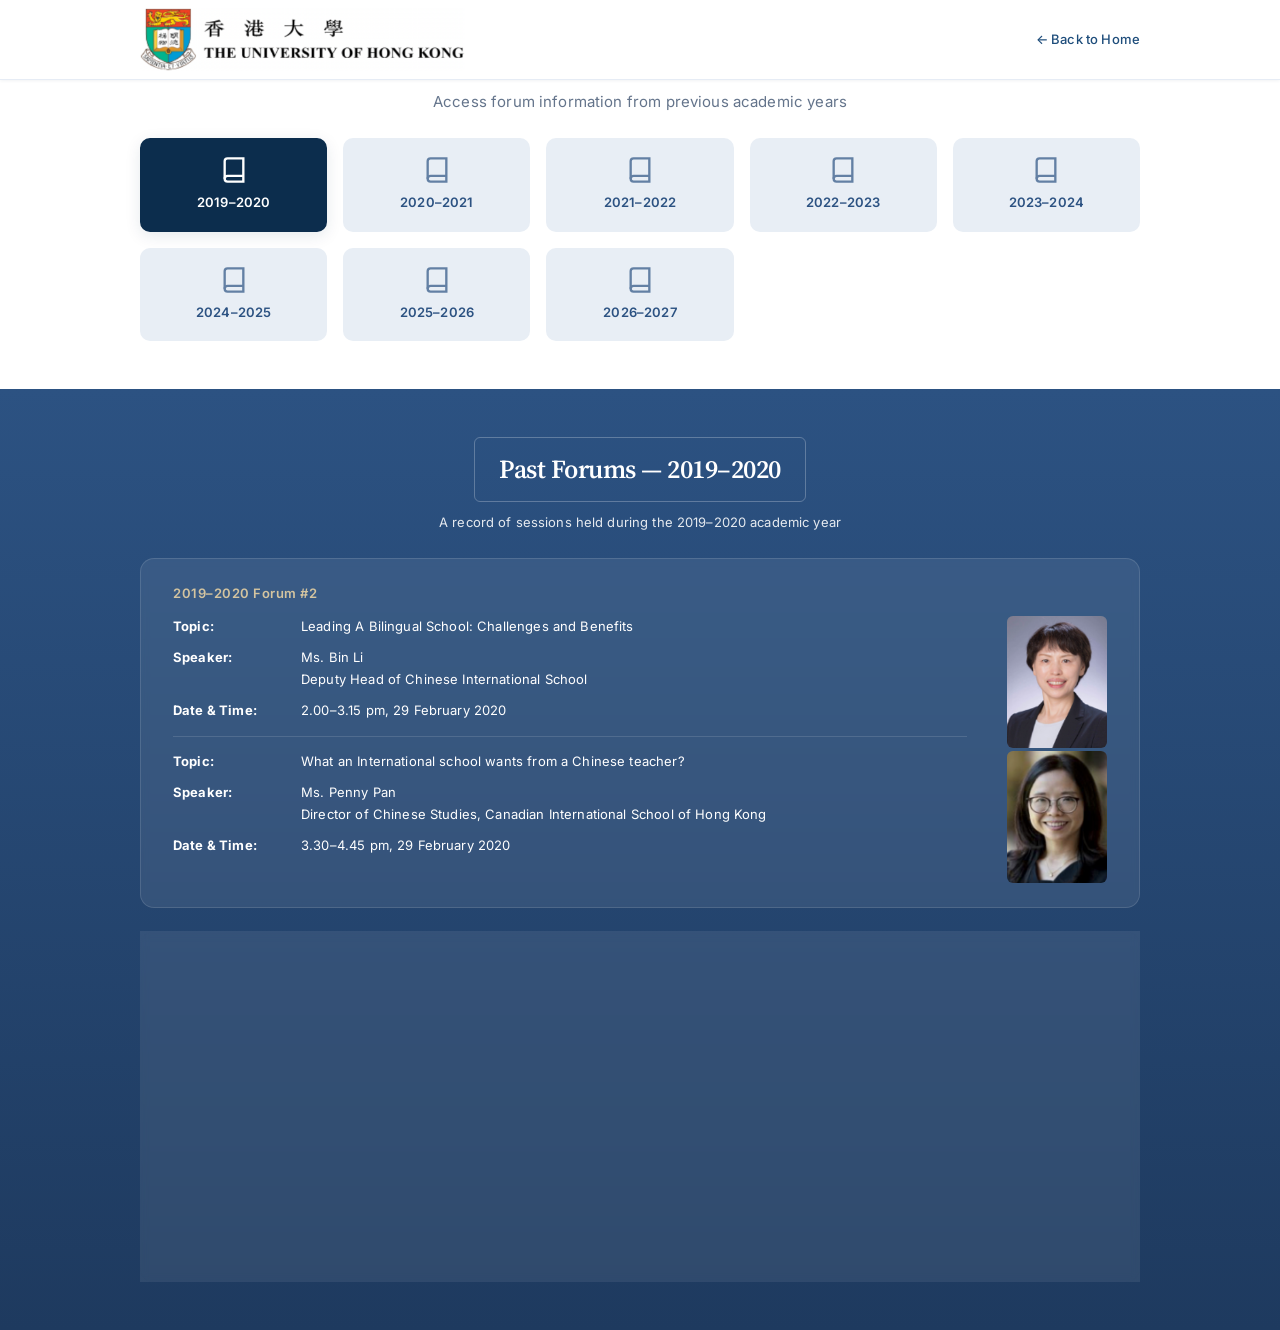
<file: years/2019-2020.html>
<!DOCTYPE html>
<html lang="en">
<head>
  <meta charset="UTF-8">
  <meta name="viewport" content="width=device-width, initial-scale=1.0">
  <title>2019–2020 Forums | HKU IB Chinese Language Teaching Professional Forum</title>
  <link rel="preconnect" href="https://fonts.googleapis.com">
  <link rel="preconnect" href="https://fonts.gstatic.com" crossorigin>
  <link href="https://fonts.googleapis.com/css2?family=Inter:wght@400;500;600&family=Source+Serif+4:opsz,wght@8..60,500;8..60,600;8..60,700&display=swap" rel="stylesheet">
  <link rel="stylesheet" href="../style.css?v=20260704v">
</head>
<body data-year-page="2019-2020">
  <header class="site-header site-header--solid">
    <nav class="nav">
      <a href="../index.html" class="nav__brand">
        <img src="../images/hku-logo.png" alt="The University of Hong Kong" class="nav__logo">
      </a>
      <a href="../index.html" class="nav__back-home">← Back to Home</a>
    </nav>
  </header>

  <main>
    <section class="archive archive--subpage" id="year-archive-nav" aria-label="Forum years"></section>
    <section class="forums forums--subpage">
      <div class="container">
        <div class="forums__header">
          <h1 class="forums__title">Past Forums — 2019–2020</h1>
          <p class="forums__subtitle">A record of sessions held during the 2019–2020 academic year</p>
        </div>
        <div class="forums__list">
          <article class="forum-card forum-card--paired reveal">
            <div class="forum-card__body">
              <span class="forum-card__badge">2019–2020 Forum #2</span>
              <div class="forum-card__meta forum-card__meta--stacked">
                <div class="forum-card__session">
                  <p class="forum-card__line">
                    <span class="forum-card__label">Topic:</span>
                    <span class="forum-card__value">
                      <span class="forum-card__topic-en">Leading A Bilingual School: Challenges and Benefits</span>
                    </span>
                  </p>
                  <div class="forum-card__line forum-card__line--speaker">
                    <span class="forum-card__label">Speaker:</span>
                    <span class="forum-card__value">
                      <span class="forum-card__speaker-block">
                        <span class="forum-card__name">Ms. Bin Li</span>
                        <span class="forum-card__role">Deputy Head of Chinese International School</span>
                      </span>
                    </span>
                  </div>
                  <p class="forum-card__line">
                    <span class="forum-card__label">Date &amp; Time:</span>
                    <span class="forum-card__value">2.00–3.15 pm, 29 February 2020</span>
                  </p>
                </div>
                <div class="forum-card__session">
                  <p class="forum-card__line">
                    <span class="forum-card__label">Topic:</span>
                    <span class="forum-card__value">
                      <span class="forum-card__topic-en">What an International school wants from a Chinese teacher?</span>
                    </span>
                  </p>
                  <div class="forum-card__line forum-card__line--speaker">
                    <span class="forum-card__label">Speaker:</span>
                    <span class="forum-card__value">
                      <span class="forum-card__speaker-block">
                        <span class="forum-card__name">Ms. Penny Pan</span>
                        <span class="forum-card__role">Director of Chinese Studies, Canadian International School of Hong Kong</span>
                      </span>
                    </span>
                  </div>
                  <p class="forum-card__line">
                    <span class="forum-card__label">Date &amp; Time:</span>
                    <span class="forum-card__value">3.30–4.45 pm, 29 February 2020</span>
                  </p>
                </div>
              </div>
            </div>
            <div class="forum-card__media forum-card__media--dual">
              <img src="../images/Pictures%20of%20Speakers/2019-2020/Bin%20LI.png" alt="Ms. Bin Li" class="forum-card__photo">
              <img src="../images/Pictures%20of%20Speakers/2019-2020/penny%20pan.png" alt="Ms. Penny Pan" class="forum-card__photo">
            </div>
          </article>

          <article class="forum-card forum-card--paired reveal">
            <div class="forum-card__body">
              <span class="forum-card__badge">2019–2020 Forum #1</span>
              <div class="forum-card__meta forum-card__meta--stacked">
                <div class="forum-card__session">
                  <p class="forum-card__line">
                    <span class="forum-card__label">Topic:</span>
                    <span class="forum-card__value">
                      <span class="forum-card__topic-en">How IB Philosophy is embraced at Li Po Chun United World College?</span>
                    </span>
                  </p>
                  <div class="forum-card__line forum-card__line--speaker">
                    <span class="forum-card__label">Speaker:</span>
                    <span class="forum-card__value">
                      <span class="forum-card__speaker-block">
                        <span class="forum-card__name">Dr. Cherrie Cheung</span>
                        <span class="forum-card__role">Li Po Chun United World College of Hong Kong</span>
                      </span>
                    </span>
                  </div>
                  <p class="forum-card__line">
                    <span class="forum-card__label">Date &amp; Time:</span>
                    <span class="forum-card__value">2.00–3.15 pm, 28 September 2019</span>
                  </p>
                </div>
                <div class="forum-card__session">
                  <p class="forum-card__line">
                    <span class="forum-card__label">Topic:</span>
                    <span class="forum-card__value">
                      <span class="forum-card__topic-en">Teaching practices of the inquiry-based learning within the framework of IB MYP and IBDP curricula</span>
                    </span>
                  </p>
                  <div class="forum-card__line forum-card__line--speaker">
                    <span class="forum-card__label">Speaker:</span>
                    <span class="forum-card__value">
                      <span class="forum-card__speaker-block">
                        <span class="forum-card__name">Ms. Lili Tang</span>
                        <span class="forum-card__role">West Island School</span>
                      </span>
                    </span>
                  </div>
                  <p class="forum-card__line">
                    <span class="forum-card__label">Date &amp; Time:</span>
                    <span class="forum-card__value">3.30–4.45 pm, 28 September 2019</span>
                  </p>
                </div>
              </div>
            </div>
            <div class="forum-card__media forum-card__media--dual">
              <img src="../images/Pictures%20of%20Speakers/2019-2020/cherrie%20cheung.png" alt="Dr. Cherrie Cheung" class="forum-card__photo">
              <img src="../images/Pictures%20of%20Speakers/2019-2020/lili%20tang.png" alt="Ms. Lili Tang" class="forum-card__photo">
            </div>
          </article>
        </div>
      </div>
    </section>
  </main>

  <script src="../script.js"></script>
</body>
</html>
</file>
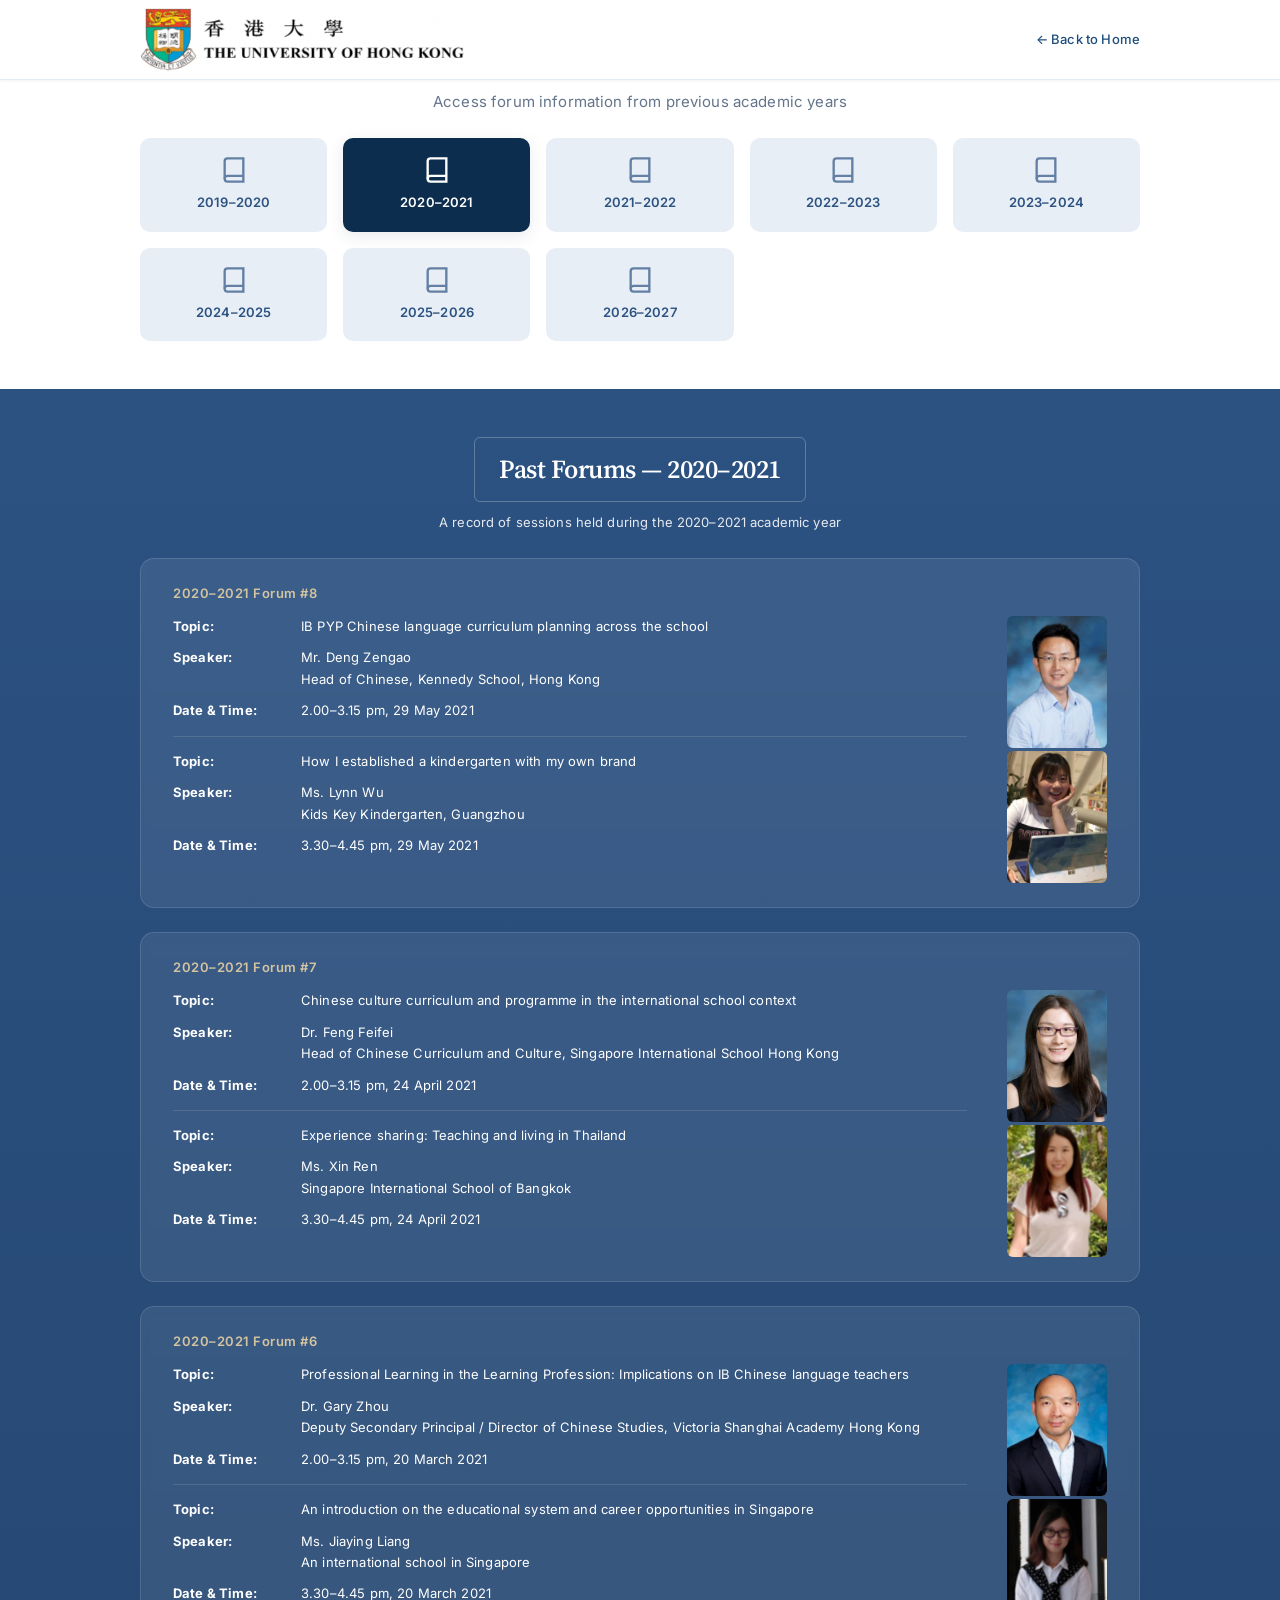
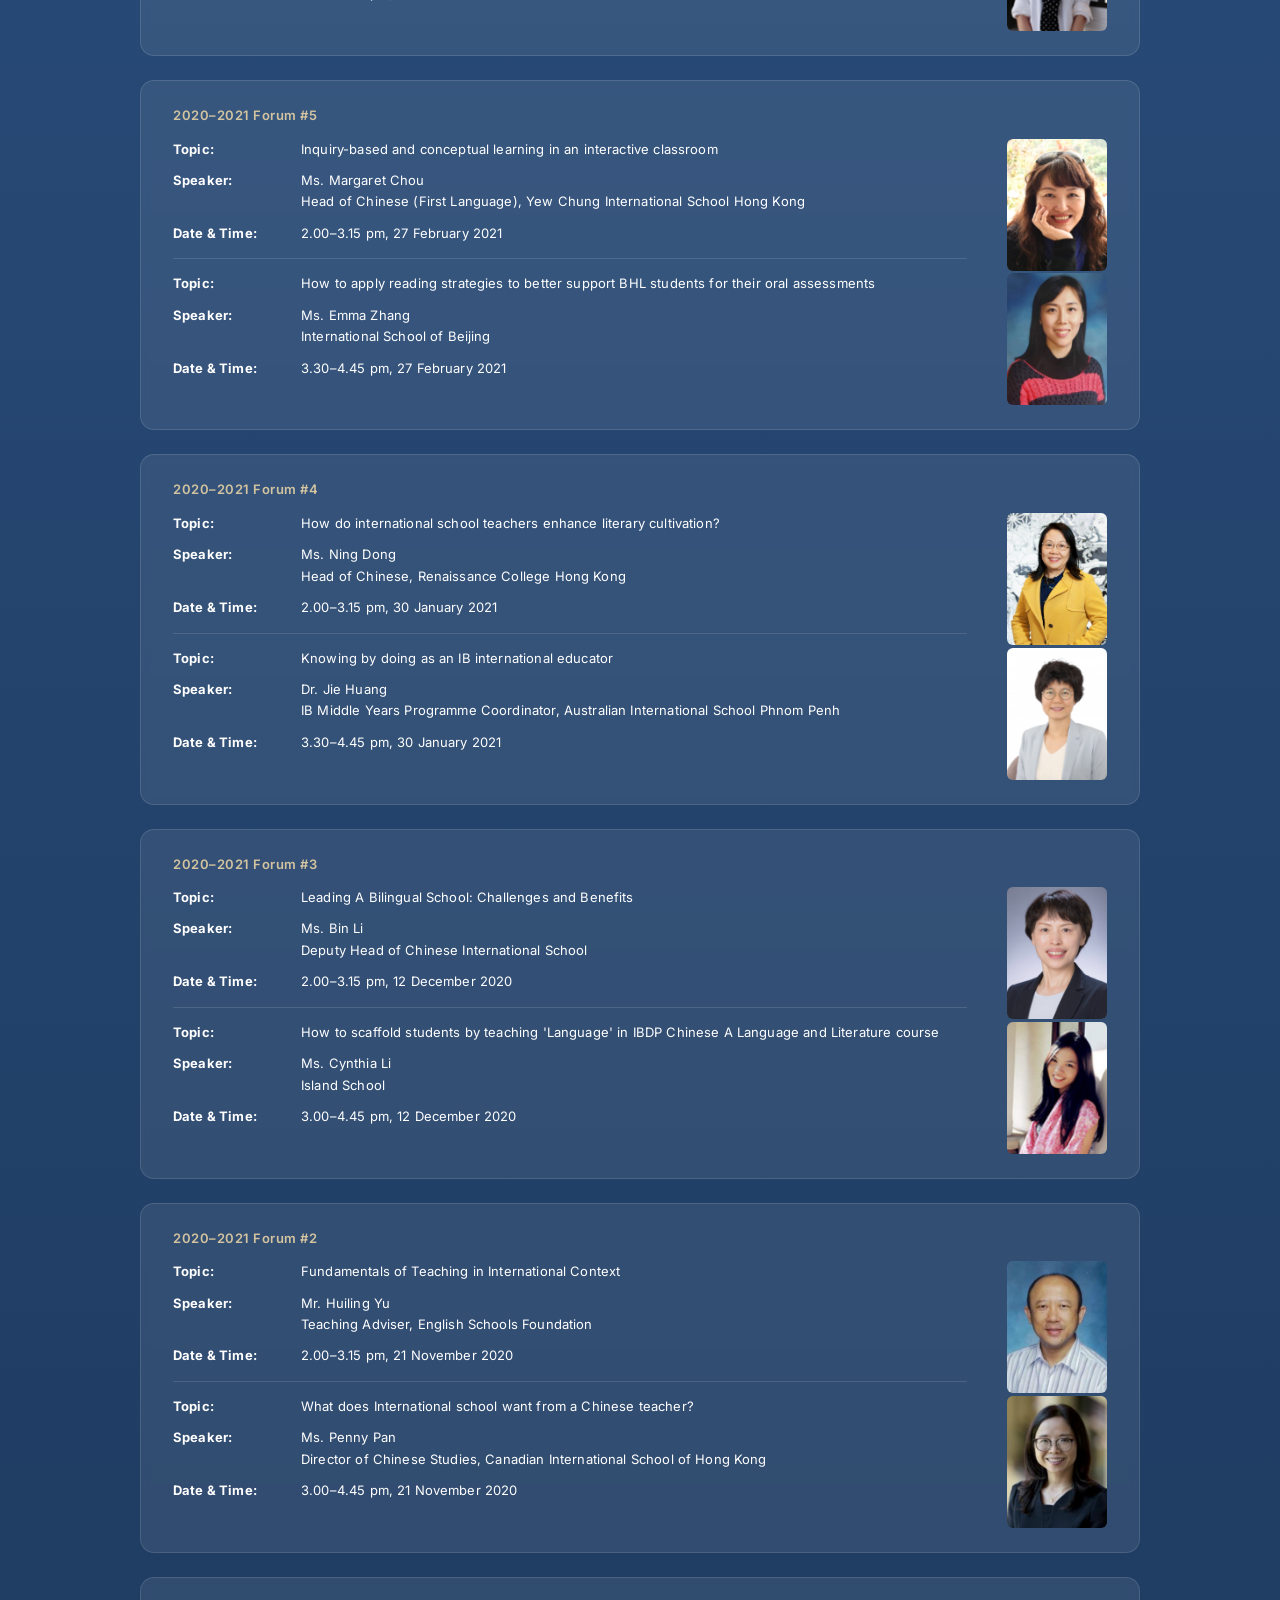
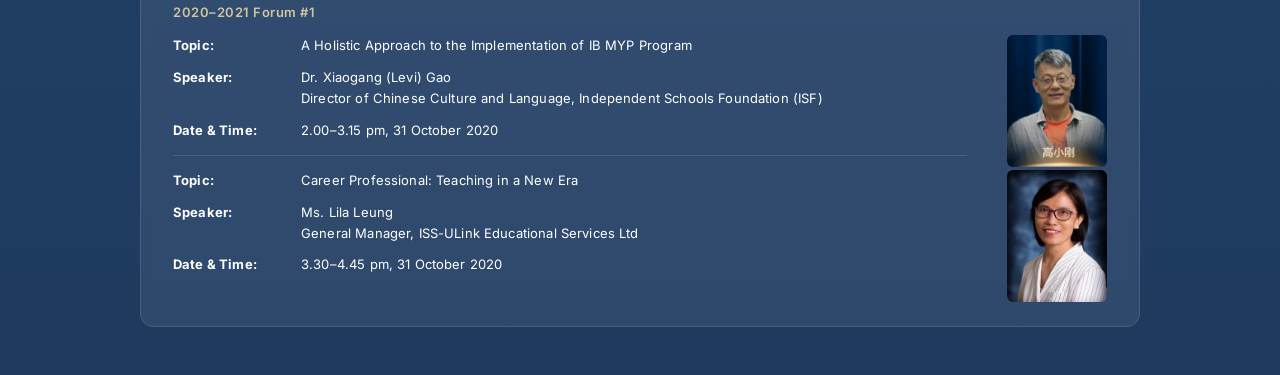
<file: years/2020-2021.html>
<!DOCTYPE html>
<html lang="en">
<head>
  <meta charset="UTF-8">
  <meta name="viewport" content="width=device-width, initial-scale=1.0">
  <title>2020–2021 Forums | HKU IB Chinese Language Teaching Professional Forum</title>
  <link rel="preconnect" href="https://fonts.googleapis.com">
  <link rel="preconnect" href="https://fonts.gstatic.com" crossorigin>
  <link href="https://fonts.googleapis.com/css2?family=Inter:wght@400;500;600&family=Source+Serif+4:opsz,wght@8..60,500;8..60,600;8..60,700&display=swap" rel="stylesheet">
  <link rel="stylesheet" href="../style.css?v=20260704v">
</head>
<body data-year-page="2020-2021">
  <header class="site-header site-header--solid">
    <nav class="nav">
      <a href="../index.html" class="nav__brand">
        <img src="../images/hku-logo.png" alt="The University of Hong Kong" class="nav__logo">
      </a>
      <a href="../index.html" class="nav__back-home">← Back to Home</a>
    </nav>
  </header>

  <main>
    <section class="archive archive--subpage" id="year-archive-nav" aria-label="Forum years"></section>
    <section class="forums forums--subpage">
      <div class="container">
        <div class="forums__header">
          <h1 class="forums__title">Past Forums — 2020–2021</h1>
          <p class="forums__subtitle">A record of sessions held during the 2020–2021 academic year</p>
        </div>
        <div class="forums__list">
          <article class="forum-card forum-card--paired reveal">
            <div class="forum-card__body">
              <span class="forum-card__badge">2020–2021 Forum #8</span>
              <div class="forum-card__meta forum-card__meta--stacked">
                <div class="forum-card__session">
                  <p class="forum-card__line">
                    <span class="forum-card__label">Topic:</span>
                    <span class="forum-card__value">
                      <span class="forum-card__topic-en">IB PYP Chinese language curriculum planning across the school</span>
                    </span>
                  </p>
                  <div class="forum-card__line forum-card__line--speaker">
                    <span class="forum-card__label">Speaker:</span>
                    <span class="forum-card__value">
                      <span class="forum-card__speaker-block">
                        <span class="forum-card__name">Mr. Deng Zengao</span>
                        <span class="forum-card__role">Head of Chinese, Kennedy School, Hong Kong</span>
                      </span>
                    </span>
                  </div>
                  <p class="forum-card__line">
                    <span class="forum-card__label">Date &amp; Time:</span>
                    <span class="forum-card__value">2.00–3.15 pm, 29 May 2021</span>
                  </p>
                </div>
                <div class="forum-card__session">
                  <p class="forum-card__line">
                    <span class="forum-card__label">Topic:</span>
                    <span class="forum-card__value">
                      <span class="forum-card__topic-en">How I established a kindergarten with my own brand</span>
                    </span>
                  </p>
                  <div class="forum-card__line forum-card__line--speaker">
                    <span class="forum-card__label">Speaker:</span>
                    <span class="forum-card__value">
                      <span class="forum-card__speaker-block">
                        <span class="forum-card__name">Ms. Lynn Wu</span>
                        <span class="forum-card__role">Kids Key Kindergarten, Guangzhou</span>
                      </span>
                    </span>
                  </div>
                  <p class="forum-card__line">
                    <span class="forum-card__label">Date &amp; Time:</span>
                    <span class="forum-card__value">3.30–4.45 pm, 29 May 2021</span>
                  </p>
                </div>
              </div>
            </div>
            <div class="forum-card__media forum-card__media--dual">
              <img src="../images/Pictures%20of%20Speakers/2020-2021/deng%20zengao.png" alt="Mr. Deng Zengao" class="forum-card__photo">
              <img src="../images/Pictures%20of%20Speakers/2020-2021/lynn%20wu.png" alt="Ms. Lynn Wu" class="forum-card__photo">
            </div>
          </article>

          <article class="forum-card forum-card--paired reveal">
            <div class="forum-card__body">
              <span class="forum-card__badge">2020–2021 Forum #7</span>
              <div class="forum-card__meta forum-card__meta--stacked">
                <div class="forum-card__session">
                  <p class="forum-card__line">
                    <span class="forum-card__label">Topic:</span>
                    <span class="forum-card__value">
                      <span class="forum-card__topic-en">Chinese culture curriculum and programme in the international school context</span>
                    </span>
                  </p>
                  <div class="forum-card__line forum-card__line--speaker">
                    <span class="forum-card__label">Speaker:</span>
                    <span class="forum-card__value">
                      <span class="forum-card__speaker-block">
                        <span class="forum-card__name">Dr. Feng Feifei</span>
                        <span class="forum-card__role">Head of Chinese Curriculum and Culture, Singapore International School Hong Kong</span>
                      </span>
                    </span>
                  </div>
                  <p class="forum-card__line">
                    <span class="forum-card__label">Date &amp; Time:</span>
                    <span class="forum-card__value">2.00–3.15 pm, 24 April 2021</span>
                  </p>
                </div>
                <div class="forum-card__session">
                  <p class="forum-card__line">
                    <span class="forum-card__label">Topic:</span>
                    <span class="forum-card__value">
                      <span class="forum-card__topic-en">Experience sharing: Teaching and living in Thailand</span>
                    </span>
                  </p>
                  <div class="forum-card__line forum-card__line--speaker">
                    <span class="forum-card__label">Speaker:</span>
                    <span class="forum-card__value">
                      <span class="forum-card__speaker-block">
                        <span class="forum-card__name">Ms. Xin Ren</span>
                        <span class="forum-card__role">Singapore International School of Bangkok</span>
                      </span>
                    </span>
                  </div>
                  <p class="forum-card__line">
                    <span class="forum-card__label">Date &amp; Time:</span>
                    <span class="forum-card__value">3.30–4.45 pm, 24 April 2021</span>
                  </p>
                </div>
              </div>
            </div>
            <div class="forum-card__media forum-card__media--dual">
              <img src="../images/Pictures%20of%20Speakers/2020-2021/feng%20feifei.png" alt="Dr. Feng Feifei" class="forum-card__photo">
              <img src="../images/Pictures%20of%20Speakers/2020-2021/xin%20ren.png" alt="Ms. Xin Ren" class="forum-card__photo">
            </div>
          </article>

          <article class="forum-card forum-card--paired reveal">
            <div class="forum-card__body">
              <span class="forum-card__badge">2020–2021 Forum #6</span>
              <div class="forum-card__meta forum-card__meta--stacked">
                <div class="forum-card__session">
                  <p class="forum-card__line">
                    <span class="forum-card__label">Topic:</span>
                    <span class="forum-card__value">
                      <span class="forum-card__topic-en">Professional Learning in the Learning Profession: Implications on IB Chinese language teachers</span>
                    </span>
                  </p>
                  <div class="forum-card__line forum-card__line--speaker">
                    <span class="forum-card__label">Speaker:</span>
                    <span class="forum-card__value">
                      <span class="forum-card__speaker-block">
                        <span class="forum-card__name">Dr. Gary Zhou</span>
                        <span class="forum-card__role">Deputy Secondary Principal / Director of Chinese Studies, Victoria Shanghai Academy Hong Kong</span>
                      </span>
                    </span>
                  </div>
                  <p class="forum-card__line">
                    <span class="forum-card__label">Date &amp; Time:</span>
                    <span class="forum-card__value">2.00–3.15 pm, 20 March 2021</span>
                  </p>
                </div>
                <div class="forum-card__session">
                  <p class="forum-card__line">
                    <span class="forum-card__label">Topic:</span>
                    <span class="forum-card__value">
                      <span class="forum-card__topic-en">An introduction on the educational system and career opportunities in Singapore</span>
                    </span>
                  </p>
                  <div class="forum-card__line forum-card__line--speaker">
                    <span class="forum-card__label">Speaker:</span>
                    <span class="forum-card__value">
                      <span class="forum-card__speaker-block">
                        <span class="forum-card__name">Ms. Jiaying Liang</span>
                        <span class="forum-card__role">An international school in Singapore</span>
                      </span>
                    </span>
                  </div>
                  <p class="forum-card__line">
                    <span class="forum-card__label">Date &amp; Time:</span>
                    <span class="forum-card__value">3.30–4.45 pm, 20 March 2021</span>
                  </p>
                </div>
              </div>
            </div>
            <div class="forum-card__media forum-card__media--dual">
              <img src="../images/Pictures%20of%20Speakers/2020-2021/gary%20zhou.png" alt="Dr. Gary Zhou" class="forum-card__photo">
              <img src="../images/Pictures%20of%20Speakers/2020-2021/jiaying%20liang.png" alt="Ms. Jiaying Liang" class="forum-card__photo">
            </div>
          </article>

          <article class="forum-card forum-card--paired reveal">
            <div class="forum-card__body">
              <span class="forum-card__badge">2020–2021 Forum #5</span>
              <div class="forum-card__meta forum-card__meta--stacked">
                <div class="forum-card__session">
                  <p class="forum-card__line">
                    <span class="forum-card__label">Topic:</span>
                    <span class="forum-card__value">
                      <span class="forum-card__topic-en">Inquiry-based and conceptual learning in an interactive classroom</span>
                    </span>
                  </p>
                  <div class="forum-card__line forum-card__line--speaker">
                    <span class="forum-card__label">Speaker:</span>
                    <span class="forum-card__value">
                      <span class="forum-card__speaker-block">
                        <span class="forum-card__name">Ms. Margaret Chou</span>
                        <span class="forum-card__role">Head of Chinese (First Language), Yew Chung International School Hong Kong</span>
                      </span>
                    </span>
                  </div>
                  <p class="forum-card__line">
                    <span class="forum-card__label">Date &amp; Time:</span>
                    <span class="forum-card__value">2.00–3.15 pm, 27 February 2021</span>
                  </p>
                </div>
                <div class="forum-card__session">
                  <p class="forum-card__line">
                    <span class="forum-card__label">Topic:</span>
                    <span class="forum-card__value">
                      <span class="forum-card__topic-en">How to apply reading strategies to better support BHL students for their oral assessments</span>
                    </span>
                  </p>
                  <div class="forum-card__line forum-card__line--speaker">
                    <span class="forum-card__label">Speaker:</span>
                    <span class="forum-card__value">
                      <span class="forum-card__speaker-block">
                        <span class="forum-card__name">Ms. Emma Zhang</span>
                        <span class="forum-card__role">International School of Beijing</span>
                      </span>
                    </span>
                  </div>
                  <p class="forum-card__line">
                    <span class="forum-card__label">Date &amp; Time:</span>
                    <span class="forum-card__value">3.30–4.45 pm, 27 February 2021</span>
                  </p>
                </div>
              </div>
            </div>
            <div class="forum-card__media forum-card__media--dual">
              <img src="../images/Pictures%20of%20Speakers/2020-2021/margarte%20chou.png" alt="Ms. Margaret Chou" class="forum-card__photo">
              <img src="../images/Pictures%20of%20Speakers/2020-2021/emma%20zhang.png" alt="Ms. Emma Zhang" class="forum-card__photo">
            </div>
          </article>

          <article class="forum-card forum-card--paired reveal">
            <div class="forum-card__body">
              <span class="forum-card__badge">2020–2021 Forum #4</span>
              <div class="forum-card__meta forum-card__meta--stacked">
                <div class="forum-card__session">
                  <p class="forum-card__line">
                    <span class="forum-card__label">Topic:</span>
                    <span class="forum-card__value">
                      <span class="forum-card__topic-en">How do international school teachers enhance literary cultivation?</span>
                    </span>
                  </p>
                  <div class="forum-card__line forum-card__line--speaker">
                    <span class="forum-card__label">Speaker:</span>
                    <span class="forum-card__value">
                      <span class="forum-card__speaker-block">
                        <span class="forum-card__name">Ms. Ning Dong</span>
                        <span class="forum-card__role">Head of Chinese, Renaissance College Hong Kong</span>
                      </span>
                    </span>
                  </div>
                  <p class="forum-card__line">
                    <span class="forum-card__label">Date &amp; Time:</span>
                    <span class="forum-card__value">2.00–3.15 pm, 30 January 2021</span>
                  </p>
                </div>
                <div class="forum-card__session">
                  <p class="forum-card__line">
                    <span class="forum-card__label">Topic:</span>
                    <span class="forum-card__value">
                      <span class="forum-card__topic-en">Knowing by doing as an IB international educator</span>
                    </span>
                  </p>
                  <div class="forum-card__line forum-card__line--speaker">
                    <span class="forum-card__label">Speaker:</span>
                    <span class="forum-card__value">
                      <span class="forum-card__speaker-block">
                        <span class="forum-card__name">Dr. Jie Huang</span>
                        <span class="forum-card__role">IB Middle Years Programme Coordinator, Australian International School Phnom Penh</span>
                      </span>
                    </span>
                  </div>
                  <p class="forum-card__line">
                    <span class="forum-card__label">Date &amp; Time:</span>
                    <span class="forum-card__value">3.30–4.45 pm, 30 January 2021</span>
                  </p>
                </div>
              </div>
            </div>
            <div class="forum-card__media forum-card__media--dual">
              <img src="../images/Pictures%20of%20Speakers/2020-2021/ning%20dong.png" alt="Ms. Ning Dong" class="forum-card__photo">
              <img src="../images/Pictures%20of%20Speakers/2020-2021/jie%20huang.png" alt="Dr. Jie Huang" class="forum-card__photo">
            </div>
          </article>

          <article class="forum-card forum-card--paired reveal">
            <div class="forum-card__body">
              <span class="forum-card__badge">2020–2021 Forum #3</span>
              <div class="forum-card__meta forum-card__meta--stacked">
                <div class="forum-card__session">
                  <p class="forum-card__line">
                    <span class="forum-card__label">Topic:</span>
                    <span class="forum-card__value">
                      <span class="forum-card__topic-en">Leading A Bilingual School: Challenges and Benefits</span>
                    </span>
                  </p>
                  <div class="forum-card__line forum-card__line--speaker">
                    <span class="forum-card__label">Speaker:</span>
                    <span class="forum-card__value">
                      <span class="forum-card__speaker-block">
                        <span class="forum-card__name">Ms. Bin Li</span>
                        <span class="forum-card__role">Deputy Head of Chinese International School</span>
                      </span>
                    </span>
                  </div>
                  <p class="forum-card__line">
                    <span class="forum-card__label">Date &amp; Time:</span>
                    <span class="forum-card__value">2.00–3.15 pm, 12 December 2020</span>
                  </p>
                </div>
                <div class="forum-card__session">
                  <p class="forum-card__line">
                    <span class="forum-card__label">Topic:</span>
                    <span class="forum-card__value">
                      <span class="forum-card__topic-en">How to scaffold students by teaching 'Language' in IBDP Chinese A Language and Literature course</span>
                    </span>
                  </p>
                  <div class="forum-card__line forum-card__line--speaker">
                    <span class="forum-card__label">Speaker:</span>
                    <span class="forum-card__value">
                      <span class="forum-card__speaker-block">
                        <span class="forum-card__name">Ms. Cynthia Li</span>
                        <span class="forum-card__role">Island School</span>
                      </span>
                    </span>
                  </div>
                  <p class="forum-card__line">
                    <span class="forum-card__label">Date &amp; Time:</span>
                    <span class="forum-card__value">3.00–4.45 pm, 12 December 2020</span>
                  </p>
                </div>
              </div>
            </div>
            <div class="forum-card__media forum-card__media--dual">
              <img src="../images/Pictures%20of%20Speakers/2020-2021/bin%20lee.png" alt="Ms. Bin Li" class="forum-card__photo">
              <img src="../images/Pictures%20of%20Speakers/2020-2021/cynthia%20li.png" alt="Ms. Cynthia Li" class="forum-card__photo">
            </div>
          </article>

          <article class="forum-card forum-card--paired reveal">
            <div class="forum-card__body">
              <span class="forum-card__badge">2020–2021 Forum #2</span>
              <div class="forum-card__meta forum-card__meta--stacked">
                <div class="forum-card__session">
                  <p class="forum-card__line">
                    <span class="forum-card__label">Topic:</span>
                    <span class="forum-card__value">
                      <span class="forum-card__topic-en">Fundamentals of Teaching in International Context</span>
                    </span>
                  </p>
                  <div class="forum-card__line forum-card__line--speaker">
                    <span class="forum-card__label">Speaker:</span>
                    <span class="forum-card__value">
                      <span class="forum-card__speaker-block">
                        <span class="forum-card__name">Mr. Huiling Yu</span>
                        <span class="forum-card__role">Teaching Adviser, English Schools Foundation</span>
                      </span>
                    </span>
                  </div>
                  <p class="forum-card__line">
                    <span class="forum-card__label">Date &amp; Time:</span>
                    <span class="forum-card__value">2.00–3.15 pm, 21 November 2020</span>
                  </p>
                </div>
                <div class="forum-card__session">
                  <p class="forum-card__line">
                    <span class="forum-card__label">Topic:</span>
                    <span class="forum-card__value">
                      <span class="forum-card__topic-en">What does International school want from a Chinese teacher?</span>
                    </span>
                  </p>
                  <div class="forum-card__line forum-card__line--speaker">
                    <span class="forum-card__label">Speaker:</span>
                    <span class="forum-card__value">
                      <span class="forum-card__speaker-block">
                        <span class="forum-card__name">Ms. Penny Pan</span>
                        <span class="forum-card__role">Director of Chinese Studies, Canadian International School of Hong Kong</span>
                      </span>
                    </span>
                  </div>
                  <p class="forum-card__line">
                    <span class="forum-card__label">Date &amp; Time:</span>
                    <span class="forum-card__value">3.00–4.45 pm, 21 November 2020</span>
                  </p>
                </div>
              </div>
            </div>
            <div class="forum-card__media forum-card__media--dual">
              <img src="../images/Pictures%20of%20Speakers/2020-2021/huiling%20yu.png" alt="Mr. Huiling Yu" class="forum-card__photo">
              <img src="../images/Pictures%20of%20Speakers/2020-2021/penny%20pan.png" alt="Ms. Penny Pan" class="forum-card__photo">
            </div>
          </article>

          <article class="forum-card forum-card--paired reveal">
            <div class="forum-card__body">
              <span class="forum-card__badge">2020–2021 Forum #1</span>
              <div class="forum-card__meta forum-card__meta--stacked">
                <div class="forum-card__session">
                  <p class="forum-card__line">
                    <span class="forum-card__label">Topic:</span>
                    <span class="forum-card__value">
                      <span class="forum-card__topic-en">A Holistic Approach to the Implementation of IB MYP Program</span>
                    </span>
                  </p>
                  <div class="forum-card__line forum-card__line--speaker">
                    <span class="forum-card__label">Speaker:</span>
                    <span class="forum-card__value">
                      <span class="forum-card__speaker-block">
                        <span class="forum-card__name">Dr. Xiaogang (Levi) Gao</span>
                        <span class="forum-card__role">Director of Chinese Culture and Language, Independent Schools Foundation (ISF)</span>
                      </span>
                    </span>
                  </div>
                  <p class="forum-card__line">
                    <span class="forum-card__label">Date &amp; Time:</span>
                    <span class="forum-card__value">2.00–3.15 pm, 31 October 2020</span>
                  </p>
                </div>
                <div class="forum-card__session">
                  <p class="forum-card__line">
                    <span class="forum-card__label">Topic:</span>
                    <span class="forum-card__value">
                      <span class="forum-card__topic-en">Career Professional: Teaching in a New Era</span>
                    </span>
                  </p>
                  <div class="forum-card__line forum-card__line--speaker">
                    <span class="forum-card__label">Speaker:</span>
                    <span class="forum-card__value">
                      <span class="forum-card__speaker-block">
                        <span class="forum-card__name">Ms. Lila Leung</span>
                        <span class="forum-card__role">General Manager, ISS-ULink Educational Services Ltd</span>
                      </span>
                    </span>
                  </div>
                  <p class="forum-card__line">
                    <span class="forum-card__label">Date &amp; Time:</span>
                    <span class="forum-card__value">3.30–4.45 pm, 31 October 2020</span>
                  </p>
                </div>
              </div>
            </div>
            <div class="forum-card__media forum-card__media--dual">
              <img src="../images/Pictures%20of%20Speakers/2020-2021/xiaogang%20levi%20gao.png" alt="Dr. Xiaogang (Levi) Gao" class="forum-card__photo">
              <img src="../images/Pictures%20of%20Speakers/2020-2021/lila%20leung.png" alt="Ms. Lila Leung" class="forum-card__photo">
            </div>
          </article>
        </div>
      </div>
    </section>
  </main>

  <script src="../script.js"></script>
</body>
</html>
</file>
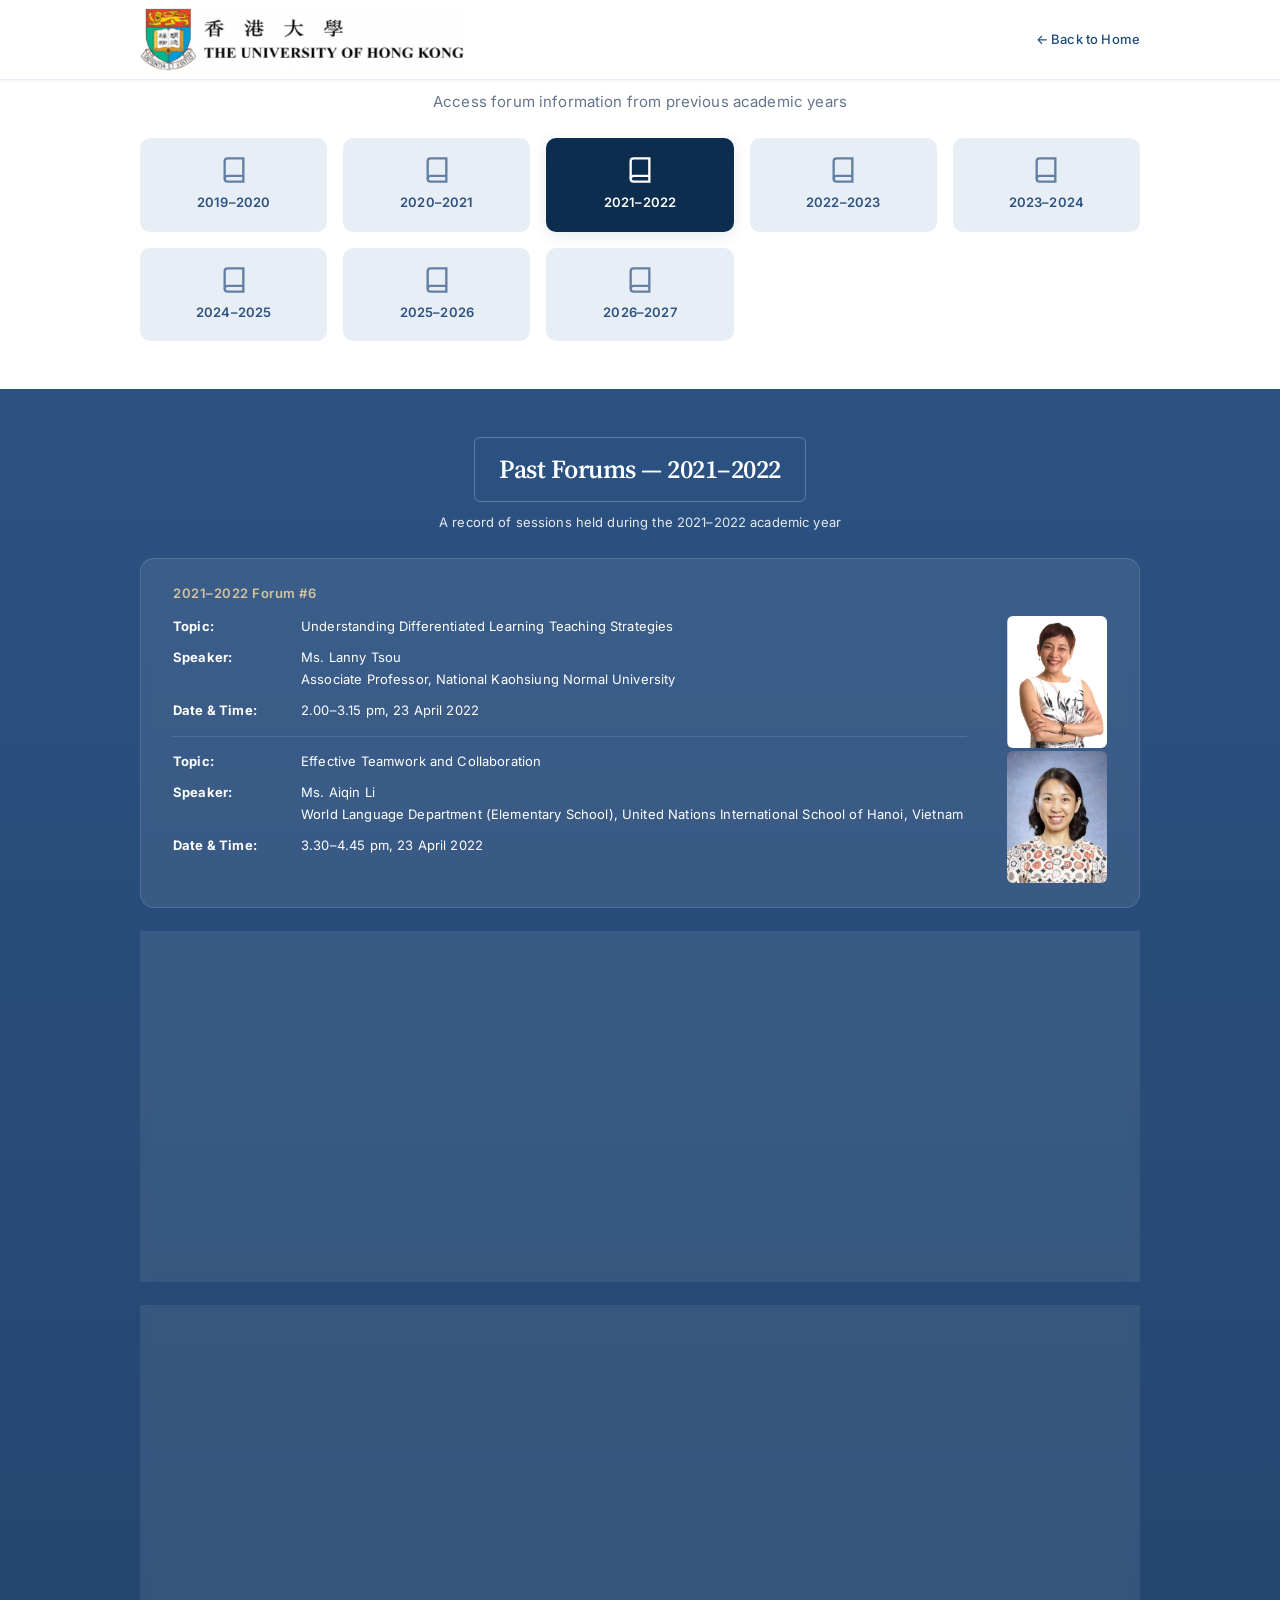
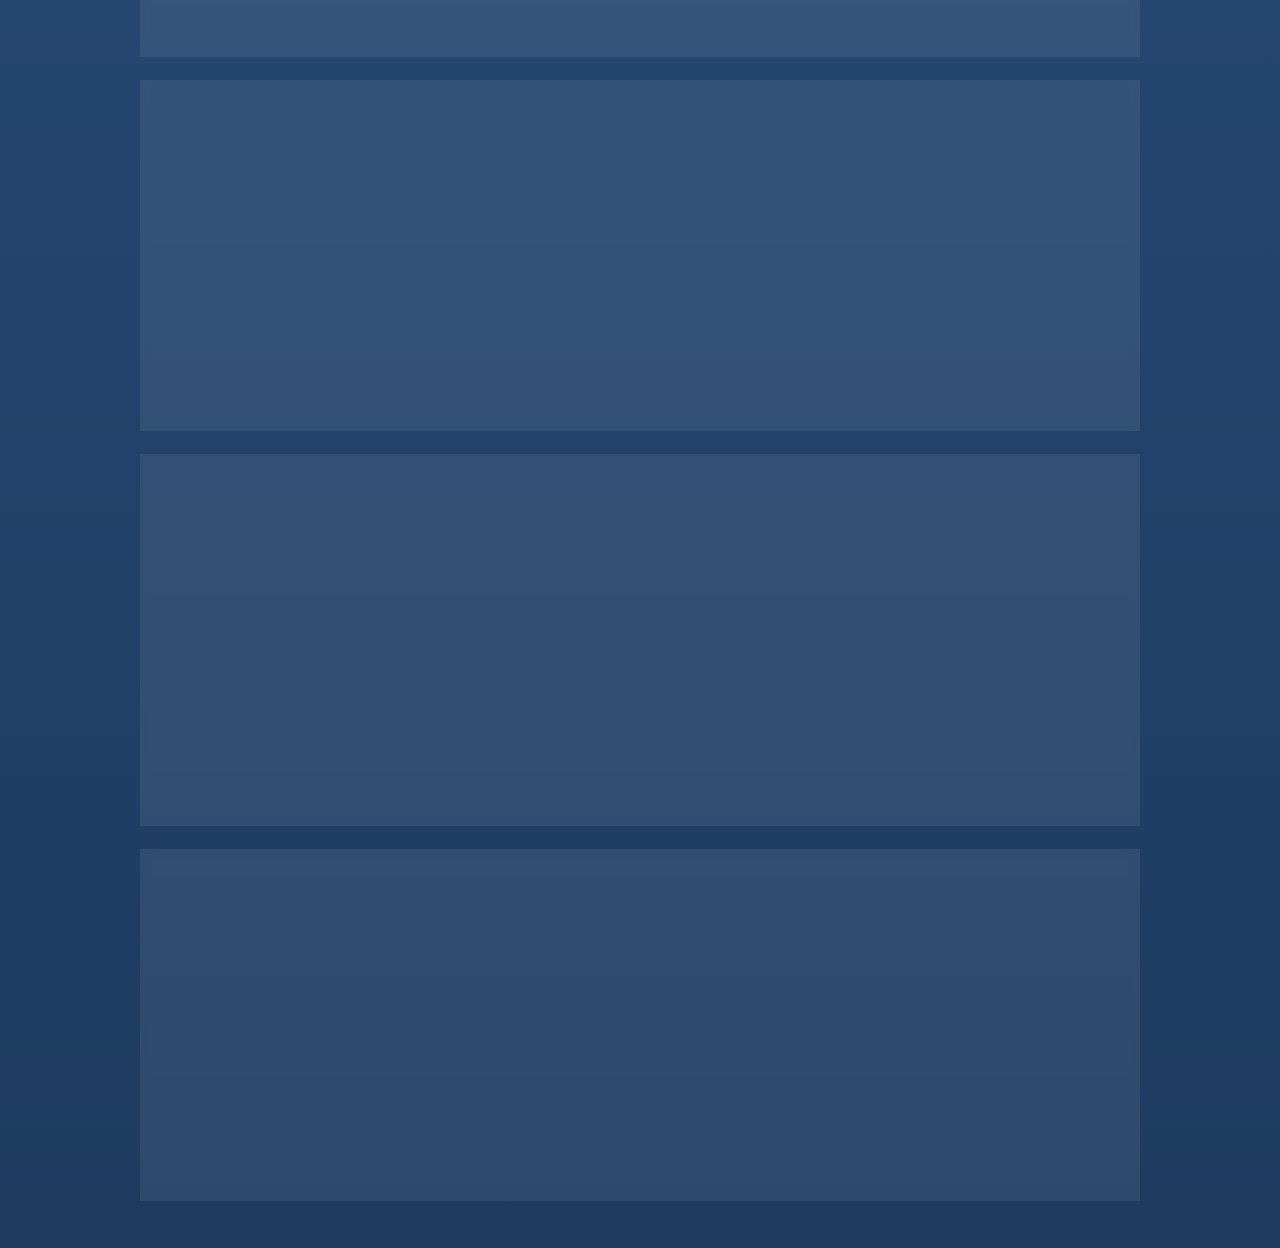
<file: years/2021-2022.html>
<!DOCTYPE html>
<html lang="en">
<head>
  <meta charset="UTF-8">
  <meta name="viewport" content="width=device-width, initial-scale=1.0">
  <title>2021–2022 Forums | HKU IB Chinese Language Teaching Professional Forum</title>
  <link rel="preconnect" href="https://fonts.googleapis.com">
  <link rel="preconnect" href="https://fonts.gstatic.com" crossorigin>
  <link href="https://fonts.googleapis.com/css2?family=Inter:wght@400;500;600&family=Source+Serif+4:opsz,wght@8..60,500;8..60,600;8..60,700&display=swap" rel="stylesheet">
  <link rel="stylesheet" href="../style.css?v=20260704v">
</head>
<body data-year-page="2021-2022">
  <header class="site-header site-header--solid">
    <nav class="nav">
      <a href="../index.html" class="nav__brand">
        <img src="../images/hku-logo.png" alt="The University of Hong Kong" class="nav__logo">
      </a>
      <a href="../index.html" class="nav__back-home">← Back to Home</a>
    </nav>
  </header>

  <main>
    <section class="archive archive--subpage" id="year-archive-nav" aria-label="Forum years"></section>
    <section class="forums forums--subpage">
      <div class="container">
        <div class="forums__header">
          <h1 class="forums__title">Past Forums — 2021–2022</h1>
          <p class="forums__subtitle">A record of sessions held during the 2021–2022 academic year</p>
        </div>
        <div class="forums__list">
          <article class="forum-card forum-card--paired reveal">
            <div class="forum-card__body">
              <span class="forum-card__badge">2021–2022 Forum #6</span>
              <div class="forum-card__meta forum-card__meta--stacked">
                <div class="forum-card__session">
                  <p class="forum-card__line">
                    <span class="forum-card__label">Topic:</span>
                    <span class="forum-card__value">
                      <span class="forum-card__topic-en">Understanding Differentiated Learning Teaching Strategies</span>
                    </span>
                  </p>
                  <div class="forum-card__line forum-card__line--speaker">
                    <span class="forum-card__label">Speaker:</span>
                    <span class="forum-card__value">
                      <span class="forum-card__speaker-block">
                        <span class="forum-card__name">Ms. Lanny Tsou</span>
                        <span class="forum-card__role">Associate Professor, National Kaohsiung Normal University</span>
                      </span>
                    </span>
                  </div>
                  <p class="forum-card__line">
                    <span class="forum-card__label">Date &amp; Time:</span>
                    <span class="forum-card__value">2.00–3.15 pm, 23 April 2022</span>
                  </p>
                </div>
                <div class="forum-card__session">
                  <p class="forum-card__line">
                    <span class="forum-card__label">Topic:</span>
                    <span class="forum-card__value">
                      <span class="forum-card__topic-en">Effective Teamwork and Collaboration</span>
                    </span>
                  </p>
                  <div class="forum-card__line forum-card__line--speaker">
                    <span class="forum-card__label">Speaker:</span>
                    <span class="forum-card__value">
                      <span class="forum-card__speaker-block">
                        <span class="forum-card__name">Ms. Aiqin Li</span>
                        <span class="forum-card__role">World Language Department (Elementary School), United Nations International School of Hanoi, Vietnam</span>
                      </span>
                    </span>
                  </div>
                  <p class="forum-card__line">
                    <span class="forum-card__label">Date &amp; Time:</span>
                    <span class="forum-card__value">3.30–4.45 pm, 23 April 2022</span>
                  </p>
                </div>
              </div>
            </div>
            <div class="forum-card__media forum-card__media--dual">
              <img src="../images/Pictures%20of%20Speakers/2021-2022/lanny%20tsou.png" alt="Ms. Lanny Tsou" class="forum-card__photo">
              <img src="../images/Pictures%20of%20Speakers/2021-2022/aiqin%20Li.png" alt="Ms. Aiqin Li" class="forum-card__photo">
            </div>
          </article>

          <article class="forum-card forum-card--paired reveal">
            <div class="forum-card__body">
              <span class="forum-card__badge">2021–2022 Forum #5</span>
              <div class="forum-card__meta forum-card__meta--stacked">
                <div class="forum-card__session">
                  <p class="forum-card__line">
                    <span class="forum-card__label">Topic:</span>
                    <span class="forum-card__value">
                      <span class="forum-card__topic-en">How does ATL Skills function in the language classroom?</span>
                    </span>
                  </p>
                  <div class="forum-card__line forum-card__line--speaker">
                    <span class="forum-card__label">Speaker:</span>
                    <span class="forum-card__value">
                      <span class="forum-card__speaker-block">
                        <span class="forum-card__name">Ms. Alison Yang</span>
                        <span class="forum-card__role">MYP Coordinator, KIS International School Bangkok, Thailand</span>
                      </span>
                    </span>
                  </div>
                  <p class="forum-card__line">
                    <span class="forum-card__label">Date &amp; Time:</span>
                    <span class="forum-card__value">2.00–3.15 pm, 19 March 2022</span>
                  </p>
                </div>
                <div class="forum-card__session">
                  <p class="forum-card__line">
                    <span class="forum-card__label">Topic:</span>
                    <span class="forum-card__value">
                      <span class="forum-card__topic-en">Inquiry-based teaching in the language acquisition classroom</span>
                    </span>
                  </p>
                  <div class="forum-card__line forum-card__line--speaker">
                    <span class="forum-card__label">Speaker:</span>
                    <span class="forum-card__value">
                      <span class="forum-card__speaker-block">
                        <span class="forum-card__name">Ms. Miyan Zhang</span>
                        <span class="forum-card__role">Upper School Transition Years Chinese Department Head, Canadian International School of Hong Kong</span>
                      </span>
                    </span>
                  </div>
                  <p class="forum-card__line">
                    <span class="forum-card__label">Date &amp; Time:</span>
                    <span class="forum-card__value">3.30–4.45 pm, 19 March 2022</span>
                  </p>
                </div>
              </div>
            </div>
            <div class="forum-card__media forum-card__media--dual">
              <img src="../images/Pictures%20of%20Speakers/2021-2022/alison%20yang.png" alt="Ms. Alison Yang" class="forum-card__photo">
              <img src="../images/Pictures%20of%20Speakers/2021-2022/miyan%20zhang.png" alt="Ms. Miyan Zhang" class="forum-card__photo">
            </div>
          </article>

          <article class="forum-card forum-card--paired reveal">
            <div class="forum-card__body">
              <span class="forum-card__badge">2021–2022 Forum #4</span>
              <div class="forum-card__meta forum-card__meta--stacked">
                <div class="forum-card__session">
                  <p class="forum-card__line">
                    <span class="forum-card__label">Topic:</span>
                    <span class="forum-card__value">
                      <span class="forum-card__topic-en">IBDP Literature and the nurturing of international mindedness</span>
                    </span>
                  </p>
                  <div class="forum-card__line forum-card__line--speaker">
                    <span class="forum-card__label">Speaker:</span>
                    <span class="forum-card__value">
                      <span class="forum-card__speaker-block">
                        <span class="forum-card__name">Dr. Zhengwei</span>
                        <span class="forum-card__role">Executive Advisor for the School Board, China</span>
                      </span>
                    </span>
                  </div>
                  <p class="forum-card__line">
                    <span class="forum-card__label">Date &amp; Time:</span>
                    <span class="forum-card__value">2.00–3.15 pm, 19 February 2022</span>
                  </p>
                </div>
                <div class="forum-card__session">
                  <p class="forum-card__line">
                    <span class="forum-card__label">Topic:</span>
                    <span class="forum-card__value">
                      <span class="forum-card__topic-en">Fundamentals of Teaching in International Context</span>
                    </span>
                  </p>
                  <div class="forum-card__line forum-card__line--speaker">
                    <span class="forum-card__label">Speaker:</span>
                    <span class="forum-card__value">
                      <span class="forum-card__speaker-block">
                        <span class="forum-card__name">Mr. Huiling Yu</span>
                        <span class="forum-card__role">Learning and Teaching Adviser, English Schools Foundation, Hong Kong</span>
                      </span>
                    </span>
                  </div>
                  <p class="forum-card__line">
                    <span class="forum-card__label">Date &amp; Time:</span>
                    <span class="forum-card__value">3.30–4.45 pm, 19 February 2022</span>
                  </p>
                </div>
              </div>
            </div>
            <div class="forum-card__media forum-card__media--dual">
              <img src="../images/Pictures%20of%20Speakers/2021-2022/zhengwei.png" alt="Dr. Zhengwei" class="forum-card__photo">
              <img src="../images/Pictures%20of%20Speakers/2021-2022/huilling%20yu.png" alt="Mr. Huiling Yu" class="forum-card__photo">
            </div>
          </article>

          <article class="forum-card forum-card--paired reveal">
            <div class="forum-card__body">
              <span class="forum-card__badge">2021–2022 Forum #3</span>
              <div class="forum-card__meta forum-card__meta--stacked">
                <div class="forum-card__session">
                  <p class="forum-card__line">
                    <span class="forum-card__label">Topic:</span>
                    <span class="forum-card__value">
                      <span class="forum-card__topic-en">Language curriculum in international education</span>
                    </span>
                  </p>
                  <div class="forum-card__line forum-card__line--speaker">
                    <span class="forum-card__label">Speaker:</span>
                    <span class="forum-card__value">
                      <span class="forum-card__speaker-block">
                        <span class="forum-card__name">Ms. Debby Tai</span>
                        <span class="forum-card__role">World Language Coordinator, ISA Science City International School Guangzhou</span>
                      </span>
                    </span>
                  </div>
                  <p class="forum-card__line">
                    <span class="forum-card__label">Date &amp; Time:</span>
                    <span class="forum-card__value">2.00–3.15 pm, 18 December 2021</span>
                  </p>
                </div>
                <div class="forum-card__session">
                  <p class="forum-card__line">
                    <span class="forum-card__label">Topic:</span>
                    <span class="forum-card__value">
                      <span class="forum-card__topic-en">Career Professional: Teaching in a New Era</span>
                    </span>
                  </p>
                  <div class="forum-card__line forum-card__line--speaker">
                    <span class="forum-card__label">Speaker:</span>
                    <span class="forum-card__value">
                      <span class="forum-card__speaker-block">
                        <span class="forum-card__name">Ms. Lila Leung</span>
                        <span class="forum-card__role">General Manager, ISS-ULink</span>
                      </span>
                    </span>
                  </div>
                  <p class="forum-card__line">
                    <span class="forum-card__label">Date &amp; Time:</span>
                    <span class="forum-card__value">3.30–4.45 pm, 18 December 2021</span>
                  </p>
                </div>
              </div>
            </div>
            <div class="forum-card__media forum-card__media--dual">
              <img src="../images/Pictures%20of%20Speakers/2021-2022/debby%20tai.png" alt="Ms. Debby Tai" class="forum-card__photo">
              <img src="../images/Pictures%20of%20Speakers/2021-2022/lila%20leung.png" alt="Ms. Lila Leung" class="forum-card__photo">
            </div>
          </article>

          <article class="forum-card forum-card--paired reveal">
            <div class="forum-card__body">
              <span class="forum-card__badge">2021–2022 Forum #2</span>
              <div class="forum-card__meta forum-card__meta--stacked">
                <div class="forum-card__session">
                  <p class="forum-card__line">
                    <span class="forum-card__label">Topic:</span>
                    <span class="forum-card__value">
                      <span class="forum-card__topic-en">The keys to effective teaching of IB Mandarin B courses</span>
                    </span>
                  </p>
                  <div class="forum-card__line forum-card__line--speaker">
                    <span class="forum-card__label">Speaker:</span>
                    <span class="forum-card__value">
                      <span class="forum-card__speaker-block">
                        <span class="forum-card__name">Dr. Suyi Wang</span>
                        <span class="forum-card__role">Adjunct Assistant Professor, National Kaohsiung Normal University and National Taiwan Normal University</span>
                      </span>
                    </span>
                  </div>
                  <p class="forum-card__line">
                    <span class="forum-card__label">Date &amp; Time:</span>
                    <span class="forum-card__value">2.00–3.15 pm, 20 November 2021</span>
                  </p>
                </div>
                <div class="forum-card__session">
                  <p class="forum-card__line">
                    <span class="forum-card__label">Topic:</span>
                    <span class="forum-card__value">
                      <span class="forum-card__topic-en">What do international schools want from a Chinese teacher?</span>
                    </span>
                  </p>
                  <div class="forum-card__line forum-card__line--speaker">
                    <span class="forum-card__label">Speaker:</span>
                    <span class="forum-card__value">
                      <span class="forum-card__speaker-block">
                        <span class="forum-card__name">Ms. Penny Pan</span>
                        <span class="forum-card__role">Director of Chinese Studies, Canadian International School of Hong Kong</span>
                      </span>
                    </span>
                  </div>
                  <p class="forum-card__line">
                    <span class="forum-card__label">Date &amp; Time:</span>
                    <span class="forum-card__value">3.30–4.45 pm, 20 November 2021</span>
                  </p>
                </div>
              </div>
            </div>
            <div class="forum-card__media forum-card__media--dual">
              <img src="../images/Pictures%20of%20Speakers/2021-2022/suyi%20wang.png" alt="Dr. Suyi Wang" class="forum-card__photo">
              <img src="../images/Pictures%20of%20Speakers/2021-2022/penny%20pan.png" alt="Ms. Penny Pan" class="forum-card__photo">
            </div>
          </article>

          <article class="forum-card forum-card--paired reveal">
            <div class="forum-card__body">
              <span class="forum-card__badge">2021–2022 Forum #1</span>
              <div class="forum-card__meta forum-card__meta--stacked">
                <div class="forum-card__session">
                  <p class="forum-card__line">
                    <span class="forum-card__label">Topic:</span>
                    <span class="forum-card__value">
                      <span class="forum-card__topic-en">Essential tips for teaching Chinese Language and Literature</span>
                    </span>
                  </p>
                  <div class="forum-card__line forum-card__line--speaker">
                    <span class="forum-card__label">Speaker:</span>
                    <span class="forum-card__value">
                      <span class="forum-card__speaker-block">
                        <span class="forum-card__name">Ms. Li Ping</span>
                        <span class="forum-card__role">Vice Principal and Director of Chinese Cultural Programme, UWC Changshu China</span>
                      </span>
                    </span>
                  </div>
                  <p class="forum-card__line">
                    <span class="forum-card__label">Date &amp; Time:</span>
                    <span class="forum-card__value">2.00–3.15 pm, 23 October 2021</span>
                  </p>
                </div>
                <div class="forum-card__session">
                  <p class="forum-card__line">
                    <span class="forum-card__label">Topic:</span>
                    <span class="forum-card__value">
                      <span class="forum-card__topic-en">International school career development of IB Chinese teachers</span>
                    </span>
                  </p>
                  <div class="forum-card__line forum-card__line--speaker">
                    <span class="forum-card__label">Speaker:</span>
                    <span class="forum-card__value">
                      <span class="forum-card__speaker-block">
                        <span class="forum-card__name">Ms. Joanna Li</span>
                        <span class="forum-card__role">Director of World Languages, Seoul Foreign School, Korea</span>
                      </span>
                    </span>
                  </div>
                  <p class="forum-card__line">
                    <span class="forum-card__label">Date &amp; Time:</span>
                    <span class="forum-card__value">3.30–4.45 pm, 23 October 2021</span>
                  </p>
                </div>
              </div>
            </div>
            <div class="forum-card__media forum-card__media--dual">
              <img src="../images/Pictures%20of%20Speakers/2021-2022/li%20ping.png" alt="Ms. Li Ping" class="forum-card__photo">
              <img src="../images/Pictures%20of%20Speakers/2021-2022/joanna%20li.png" alt="Ms. Joanna Li" class="forum-card__photo">
            </div>
          </article>
        </div>
      </div>
    </section>
  </main>

  <script src="../script.js"></script>
</body>
</html>
</file>
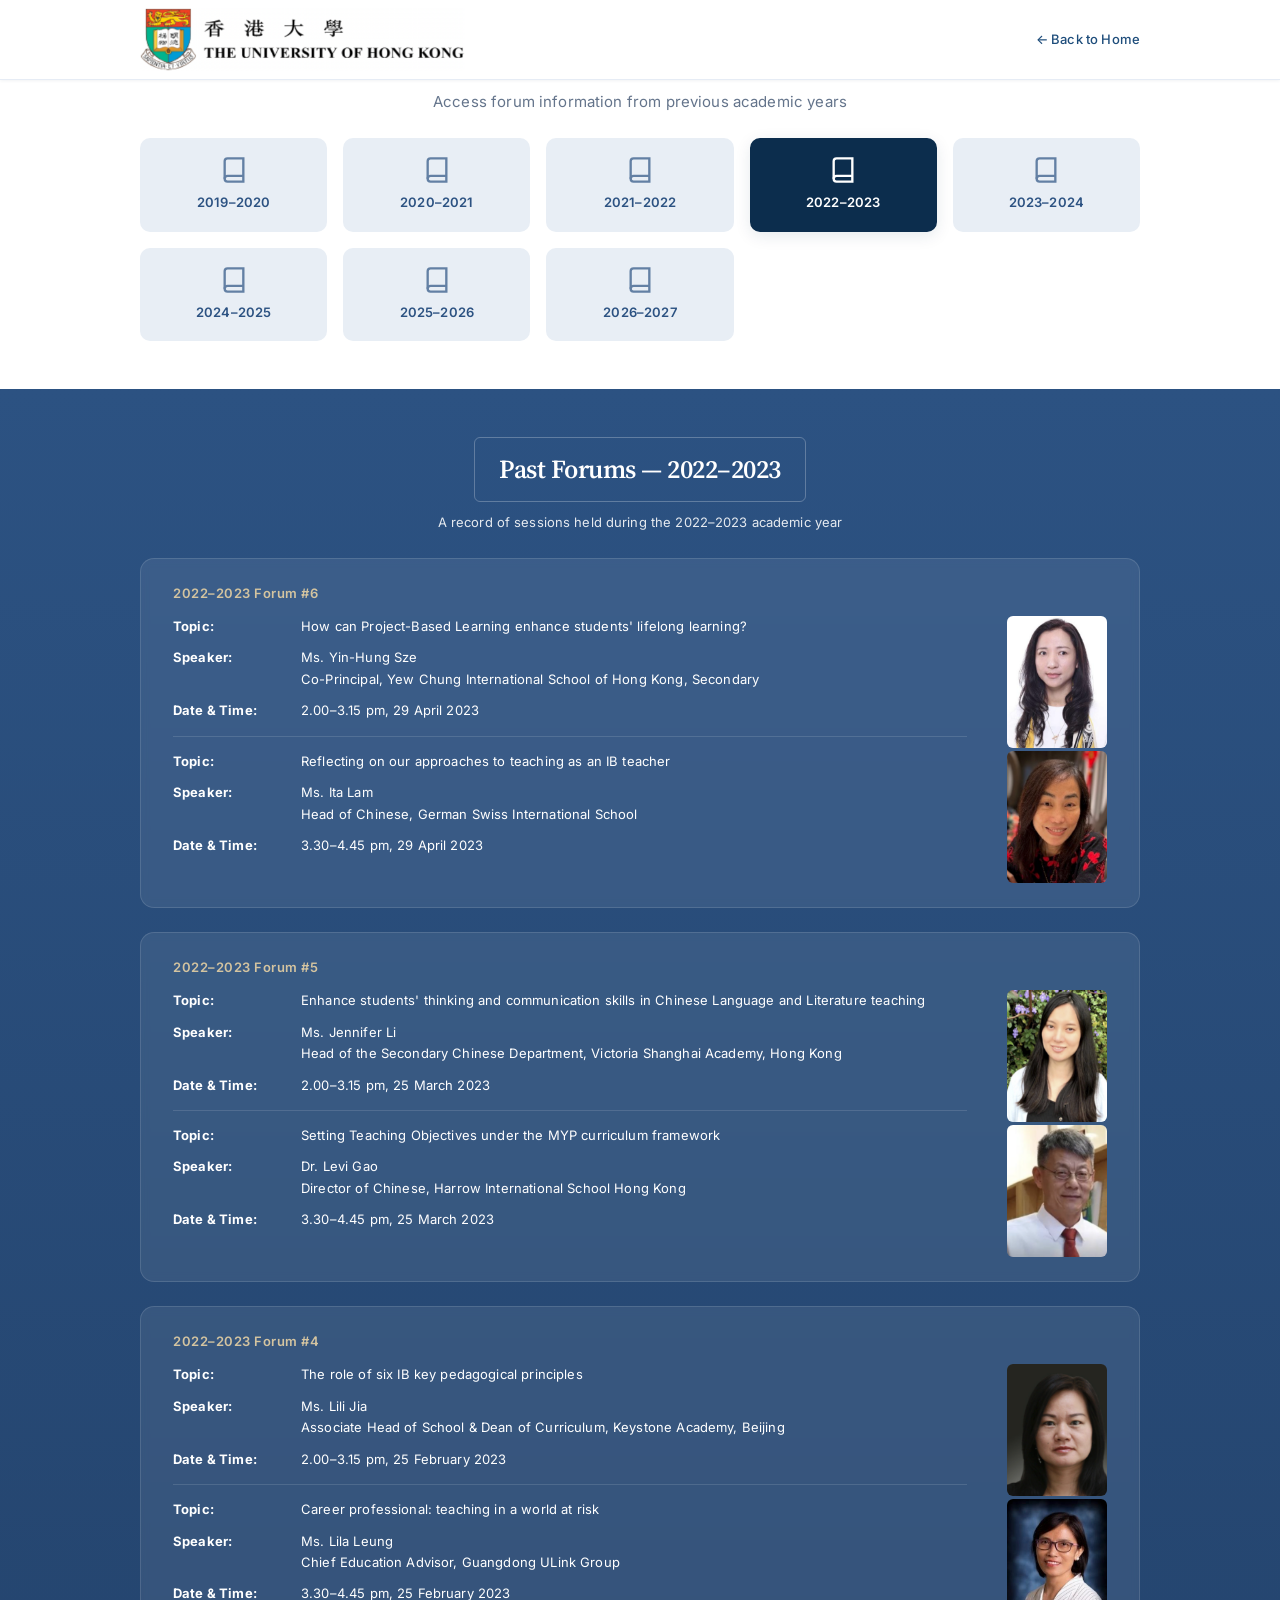
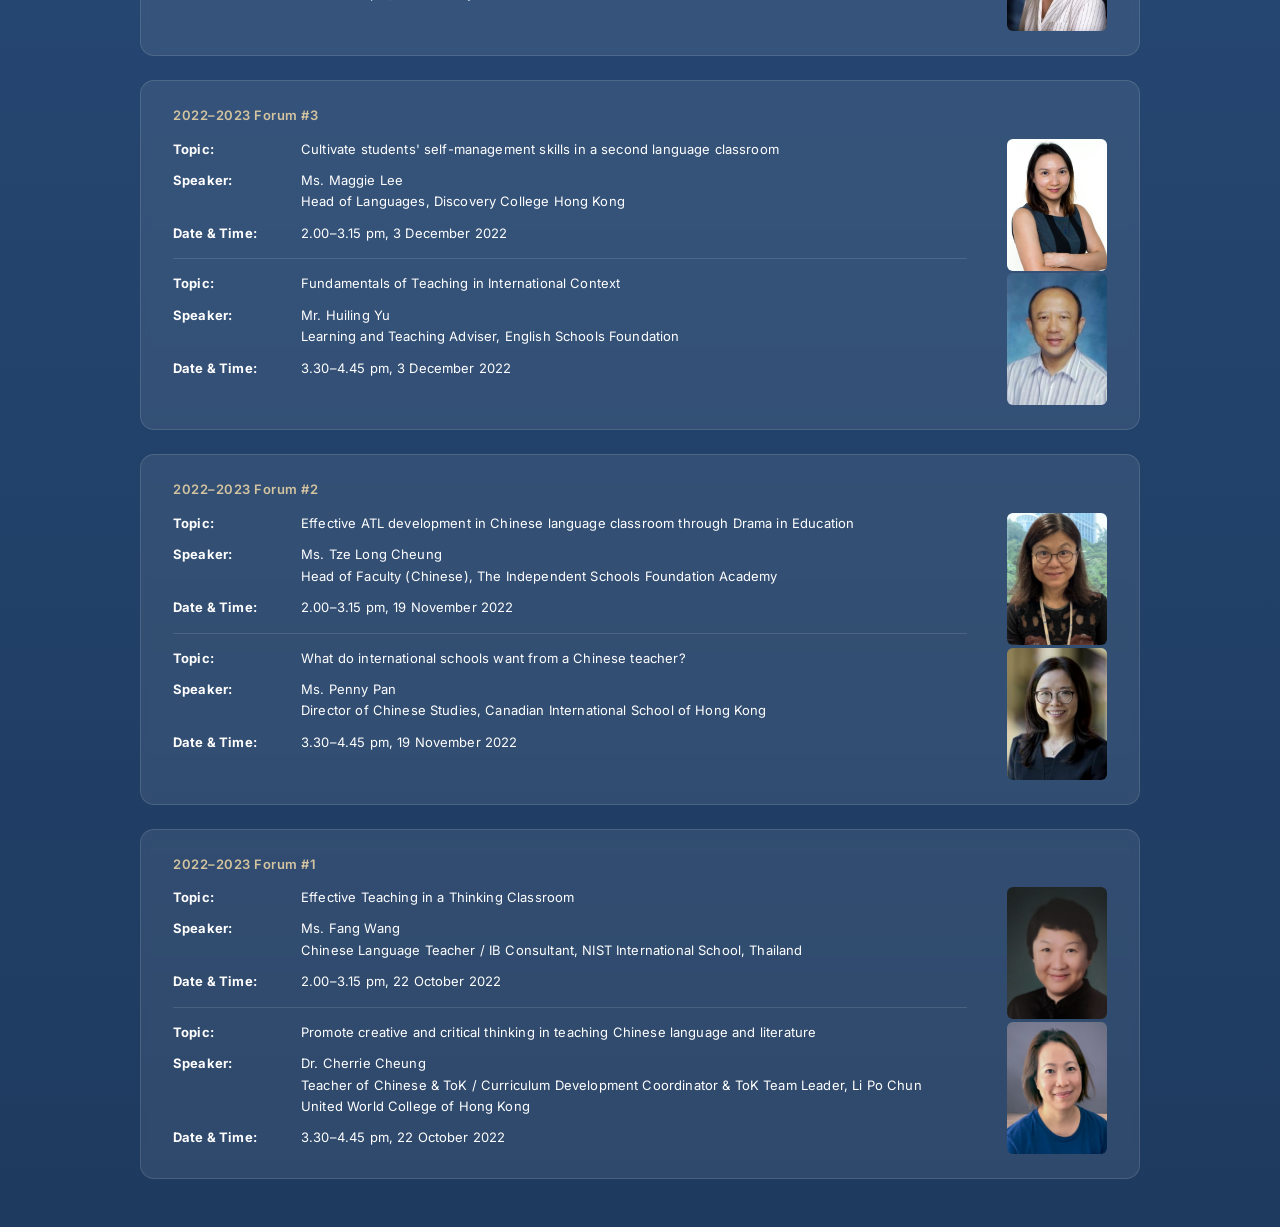
<file: years/2022-2023.html>
<!DOCTYPE html>
<html lang="en">
<head>
  <meta charset="UTF-8">
  <meta name="viewport" content="width=device-width, initial-scale=1.0">
  <title>2022–2023 Forums | HKU IB Chinese Language Teaching Professional Forum</title>
  <link rel="preconnect" href="https://fonts.googleapis.com">
  <link rel="preconnect" href="https://fonts.gstatic.com" crossorigin>
  <link href="https://fonts.googleapis.com/css2?family=Inter:wght@400;500;600&family=Source+Serif+4:opsz,wght@8..60,500;8..60,600;8..60,700&display=swap" rel="stylesheet">
  <link rel="stylesheet" href="../style.css?v=20260704v">
</head>
<body data-year-page="2022-2023">
  <header class="site-header site-header--solid">
    <nav class="nav">
      <a href="../index.html" class="nav__brand">
        <img src="../images/hku-logo.png" alt="The University of Hong Kong" class="nav__logo">
      </a>
      <a href="../index.html" class="nav__back-home">← Back to Home</a>
    </nav>
  </header>

  <main>
    <section class="archive archive--subpage" id="year-archive-nav" aria-label="Forum years"></section>
    <section class="forums forums--subpage">
      <div class="container">
        <div class="forums__header">
          <h1 class="forums__title">Past Forums — 2022–2023</h1>
          <p class="forums__subtitle">A record of sessions held during the 2022–2023 academic year</p>
        </div>
        <div class="forums__list">
          <article class="forum-card forum-card--paired reveal">
            <div class="forum-card__body">
              <span class="forum-card__badge">2022–2023 Forum #6</span>
              <div class="forum-card__meta forum-card__meta--stacked">
                <div class="forum-card__session">
                  <p class="forum-card__line">
                    <span class="forum-card__label">Topic:</span>
                    <span class="forum-card__value">
                      <span class="forum-card__topic-en">How can Project-Based Learning enhance students' lifelong learning?</span>
                    </span>
                  </p>
                  <div class="forum-card__line forum-card__line--speaker">
                    <span class="forum-card__label">Speaker:</span>
                    <span class="forum-card__value">
                      <span class="forum-card__speaker-block">
                        <span class="forum-card__name">Ms. Yin-Hung Sze</span>
                        <span class="forum-card__role">Co-Principal, Yew Chung International School of Hong Kong, Secondary</span>
                      </span>
                    </span>
                  </div>
                  <p class="forum-card__line">
                    <span class="forum-card__label">Date &amp; Time:</span>
                    <span class="forum-card__value">2.00–3.15 pm, 29 April 2023</span>
                  </p>
                </div>
                <div class="forum-card__session">
                  <p class="forum-card__line">
                    <span class="forum-card__label">Topic:</span>
                    <span class="forum-card__value">
                      <span class="forum-card__topic-en">Reflecting on our approaches to teaching as an IB teacher</span>
                    </span>
                  </p>
                  <div class="forum-card__line forum-card__line--speaker">
                    <span class="forum-card__label">Speaker:</span>
                    <span class="forum-card__value">
                      <span class="forum-card__speaker-block">
                        <span class="forum-card__name">Ms. Ita Lam</span>
                        <span class="forum-card__role">Head of Chinese, German Swiss International School</span>
                      </span>
                    </span>
                  </div>
                  <p class="forum-card__line">
                    <span class="forum-card__label">Date &amp; Time:</span>
                    <span class="forum-card__value">3.30–4.45 pm, 29 April 2023</span>
                  </p>
                </div>
              </div>
            </div>
            <div class="forum-card__media forum-card__media--dual">
              <img src="../images/Pictures%20of%20Speakers/2022-2023/yin%20hung%20sze.png" alt="Ms. Yin-Hung Sze" class="forum-card__photo">
              <img src="../images/Pictures%20of%20Speakers/2022-2023/ita%20lam.png" alt="Ms. Ita Lam" class="forum-card__photo">
            </div>
          </article>

          <article class="forum-card forum-card--paired reveal">
            <div class="forum-card__body">
              <span class="forum-card__badge">2022–2023 Forum #5</span>
              <div class="forum-card__meta forum-card__meta--stacked">
                <div class="forum-card__session">
                  <p class="forum-card__line">
                    <span class="forum-card__label">Topic:</span>
                    <span class="forum-card__value">
                      <span class="forum-card__topic-en">Enhance students' thinking and communication skills in Chinese Language and Literature teaching</span>
                    </span>
                  </p>
                  <div class="forum-card__line forum-card__line--speaker">
                    <span class="forum-card__label">Speaker:</span>
                    <span class="forum-card__value">
                      <span class="forum-card__speaker-block">
                        <span class="forum-card__name">Ms. Jennifer Li</span>
                        <span class="forum-card__role">Head of the Secondary Chinese Department, Victoria Shanghai Academy, Hong Kong</span>
                      </span>
                    </span>
                  </div>
                  <p class="forum-card__line">
                    <span class="forum-card__label">Date &amp; Time:</span>
                    <span class="forum-card__value">2.00–3.15 pm, 25 March 2023</span>
                  </p>
                </div>
                <div class="forum-card__session">
                  <p class="forum-card__line">
                    <span class="forum-card__label">Topic:</span>
                    <span class="forum-card__value">
                      <span class="forum-card__topic-en">Setting Teaching Objectives under the MYP curriculum framework</span>
                    </span>
                  </p>
                  <div class="forum-card__line forum-card__line--speaker">
                    <span class="forum-card__label">Speaker:</span>
                    <span class="forum-card__value">
                      <span class="forum-card__speaker-block">
                        <span class="forum-card__name">Dr. Levi Gao</span>
                        <span class="forum-card__role">Director of Chinese, Harrow International School Hong Kong</span>
                      </span>
                    </span>
                  </div>
                  <p class="forum-card__line">
                    <span class="forum-card__label">Date &amp; Time:</span>
                    <span class="forum-card__value">3.30–4.45 pm, 25 March 2023</span>
                  </p>
                </div>
              </div>
            </div>
            <div class="forum-card__media forum-card__media--dual">
              <img src="../images/Pictures%20of%20Speakers/2022-2023/jennifer%20li.png" alt="Ms. Jennifer Li" class="forum-card__photo">
              <img src="../images/Pictures%20of%20Speakers/2022-2023/levi%20gao.png" alt="Dr. Levi Gao" class="forum-card__photo">
            </div>
          </article>

          <article class="forum-card forum-card--paired reveal">
            <div class="forum-card__body">
              <span class="forum-card__badge">2022–2023 Forum #4</span>
              <div class="forum-card__meta forum-card__meta--stacked">
                <div class="forum-card__session">
                  <p class="forum-card__line">
                    <span class="forum-card__label">Topic:</span>
                    <span class="forum-card__value">
                      <span class="forum-card__topic-en">The role of six IB key pedagogical principles</span>
                    </span>
                  </p>
                  <div class="forum-card__line forum-card__line--speaker">
                    <span class="forum-card__label">Speaker:</span>
                    <span class="forum-card__value">
                      <span class="forum-card__speaker-block">
                        <span class="forum-card__name">Ms. Lili Jia</span>
                        <span class="forum-card__role">Associate Head of School &amp; Dean of Curriculum, Keystone Academy, Beijing</span>
                      </span>
                    </span>
                  </div>
                  <p class="forum-card__line">
                    <span class="forum-card__label">Date &amp; Time:</span>
                    <span class="forum-card__value">2.00–3.15 pm, 25 February 2023</span>
                  </p>
                </div>
                <div class="forum-card__session">
                  <p class="forum-card__line">
                    <span class="forum-card__label">Topic:</span>
                    <span class="forum-card__value">
                      <span class="forum-card__topic-en">Career professional: teaching in a world at risk</span>
                    </span>
                  </p>
                  <div class="forum-card__line forum-card__line--speaker">
                    <span class="forum-card__label">Speaker:</span>
                    <span class="forum-card__value">
                      <span class="forum-card__speaker-block">
                        <span class="forum-card__name">Ms. Lila Leung</span>
                        <span class="forum-card__role">Chief Education Advisor, Guangdong ULink Group</span>
                      </span>
                    </span>
                  </div>
                  <p class="forum-card__line">
                    <span class="forum-card__label">Date &amp; Time:</span>
                    <span class="forum-card__value">3.30–4.45 pm, 25 February 2023</span>
                  </p>
                </div>
              </div>
            </div>
            <div class="forum-card__media forum-card__media--dual">
              <img src="../images/Pictures%20of%20Speakers/2022-2023/lili%20jia.png" alt="Ms. Lili Jia" class="forum-card__photo">
              <img src="../images/Pictures%20of%20Speakers/2022-2023/lila%20leung.png" alt="Ms. Lila Leung" class="forum-card__photo">
            </div>
          </article>

          <article class="forum-card forum-card--paired reveal">
            <div class="forum-card__body">
              <span class="forum-card__badge">2022–2023 Forum #3</span>
              <div class="forum-card__meta forum-card__meta--stacked">
                <div class="forum-card__session">
                  <p class="forum-card__line">
                    <span class="forum-card__label">Topic:</span>
                    <span class="forum-card__value">
                      <span class="forum-card__topic-en">Cultivate students' self-management skills in a second language classroom</span>
                    </span>
                  </p>
                  <div class="forum-card__line forum-card__line--speaker">
                    <span class="forum-card__label">Speaker:</span>
                    <span class="forum-card__value">
                      <span class="forum-card__speaker-block">
                        <span class="forum-card__name">Ms. Maggie Lee</span>
                        <span class="forum-card__role">Head of Languages, Discovery College Hong Kong</span>
                      </span>
                    </span>
                  </div>
                  <p class="forum-card__line">
                    <span class="forum-card__label">Date &amp; Time:</span>
                    <span class="forum-card__value">2.00–3.15 pm, 3 December 2022</span>
                  </p>
                </div>
                <div class="forum-card__session">
                  <p class="forum-card__line">
                    <span class="forum-card__label">Topic:</span>
                    <span class="forum-card__value">
                      <span class="forum-card__topic-en">Fundamentals of Teaching in International Context</span>
                    </span>
                  </p>
                  <div class="forum-card__line forum-card__line--speaker">
                    <span class="forum-card__label">Speaker:</span>
                    <span class="forum-card__value">
                      <span class="forum-card__speaker-block">
                        <span class="forum-card__name">Mr. Huiling Yu</span>
                        <span class="forum-card__role">Learning and Teaching Adviser, English Schools Foundation</span>
                      </span>
                    </span>
                  </div>
                  <p class="forum-card__line">
                    <span class="forum-card__label">Date &amp; Time:</span>
                    <span class="forum-card__value">3.30–4.45 pm, 3 December 2022</span>
                  </p>
                </div>
              </div>
            </div>
            <div class="forum-card__media forum-card__media--dual">
              <img src="../images/Pictures%20of%20Speakers/2022-2023/maggie%20lee.png" alt="Ms. Maggie Lee" class="forum-card__photo">
              <img src="../images/Pictures%20of%20Speakers/2022-2023/huilling%20yu.png" alt="Mr. Huiling Yu" class="forum-card__photo">
            </div>
          </article>

          <article class="forum-card forum-card--paired reveal">
            <div class="forum-card__body">
              <span class="forum-card__badge">2022–2023 Forum #2</span>
              <div class="forum-card__meta forum-card__meta--stacked">
                <div class="forum-card__session">
                  <p class="forum-card__line">
                    <span class="forum-card__label">Topic:</span>
                    <span class="forum-card__value">
                      <span class="forum-card__topic-en">Effective ATL development in Chinese language classroom through Drama in Education</span>
                    </span>
                  </p>
                  <div class="forum-card__line forum-card__line--speaker">
                    <span class="forum-card__label">Speaker:</span>
                    <span class="forum-card__value">
                      <span class="forum-card__speaker-block">
                        <span class="forum-card__name">Ms. Tze Long Cheung</span>
                        <span class="forum-card__role">Head of Faculty (Chinese), The Independent Schools Foundation Academy</span>
                      </span>
                    </span>
                  </div>
                  <p class="forum-card__line">
                    <span class="forum-card__label">Date &amp; Time:</span>
                    <span class="forum-card__value">2.00–3.15 pm, 19 November 2022</span>
                  </p>
                </div>
                <div class="forum-card__session">
                  <p class="forum-card__line">
                    <span class="forum-card__label">Topic:</span>
                    <span class="forum-card__value">
                      <span class="forum-card__topic-en">What do international schools want from a Chinese teacher?</span>
                    </span>
                  </p>
                  <div class="forum-card__line forum-card__line--speaker">
                    <span class="forum-card__label">Speaker:</span>
                    <span class="forum-card__value">
                      <span class="forum-card__speaker-block">
                        <span class="forum-card__name">Ms. Penny Pan</span>
                        <span class="forum-card__role">Director of Chinese Studies, Canadian International School of Hong Kong</span>
                      </span>
                    </span>
                  </div>
                  <p class="forum-card__line">
                    <span class="forum-card__label">Date &amp; Time:</span>
                    <span class="forum-card__value">3.30–4.45 pm, 19 November 2022</span>
                  </p>
                </div>
              </div>
            </div>
            <div class="forum-card__media forum-card__media--dual">
              <img src="../images/Pictures%20of%20Speakers/2022-2023/tze%20long%20cheung.png" alt="Ms. Tze Long Cheung" class="forum-card__photo">
              <img src="../images/Pictures%20of%20Speakers/2022-2023/penny%20pan.png" alt="Ms. Penny Pan" class="forum-card__photo">
            </div>
          </article>

          <article class="forum-card forum-card--paired reveal">
            <div class="forum-card__body">
              <span class="forum-card__badge">2022–2023 Forum #1</span>
              <div class="forum-card__meta forum-card__meta--stacked">
                <div class="forum-card__session">
                  <p class="forum-card__line">
                    <span class="forum-card__label">Topic:</span>
                    <span class="forum-card__value">
                      <span class="forum-card__topic-en">Effective Teaching in a Thinking Classroom</span>
                    </span>
                  </p>
                  <div class="forum-card__line forum-card__line--speaker">
                    <span class="forum-card__label">Speaker:</span>
                    <span class="forum-card__value">
                      <span class="forum-card__speaker-block">
                        <span class="forum-card__name">Ms. Fang Wang</span>
                        <span class="forum-card__role">Chinese Language Teacher / IB Consultant, NIST International School, Thailand</span>
                      </span>
                    </span>
                  </div>
                  <p class="forum-card__line">
                    <span class="forum-card__label">Date &amp; Time:</span>
                    <span class="forum-card__value">2.00–3.15 pm, 22 October 2022</span>
                  </p>
                </div>
                <div class="forum-card__session">
                  <p class="forum-card__line">
                    <span class="forum-card__label">Topic:</span>
                    <span class="forum-card__value">
                      <span class="forum-card__topic-en">Promote creative and critical thinking in teaching Chinese language and literature</span>
                    </span>
                  </p>
                  <div class="forum-card__line forum-card__line--speaker">
                    <span class="forum-card__label">Speaker:</span>
                    <span class="forum-card__value">
                      <span class="forum-card__speaker-block">
                        <span class="forum-card__name">Dr. Cherrie Cheung</span>
                        <span class="forum-card__role">Teacher of Chinese &amp; ToK / Curriculum Development Coordinator &amp; ToK Team Leader, Li Po Chun United World College of Hong Kong</span>
                      </span>
                    </span>
                  </div>
                  <p class="forum-card__line">
                    <span class="forum-card__label">Date &amp; Time:</span>
                    <span class="forum-card__value">3.30–4.45 pm, 22 October 2022</span>
                  </p>
                </div>
              </div>
            </div>
            <div class="forum-card__media forum-card__media--dual">
              <img src="../images/Pictures%20of%20Speakers/2022-2023/fang%20wang.png" alt="Ms. Fang Wang" class="forum-card__photo">
              <img src="../images/Pictures%20of%20Speakers/2022-2023/cherrie%20cheung.png" alt="Dr. Cherrie Cheung" class="forum-card__photo">
            </div>
          </article>
        </div>
      </div>
    </section>
  </main>

  <script src="../script.js"></script>
</body>
</html>
</file>
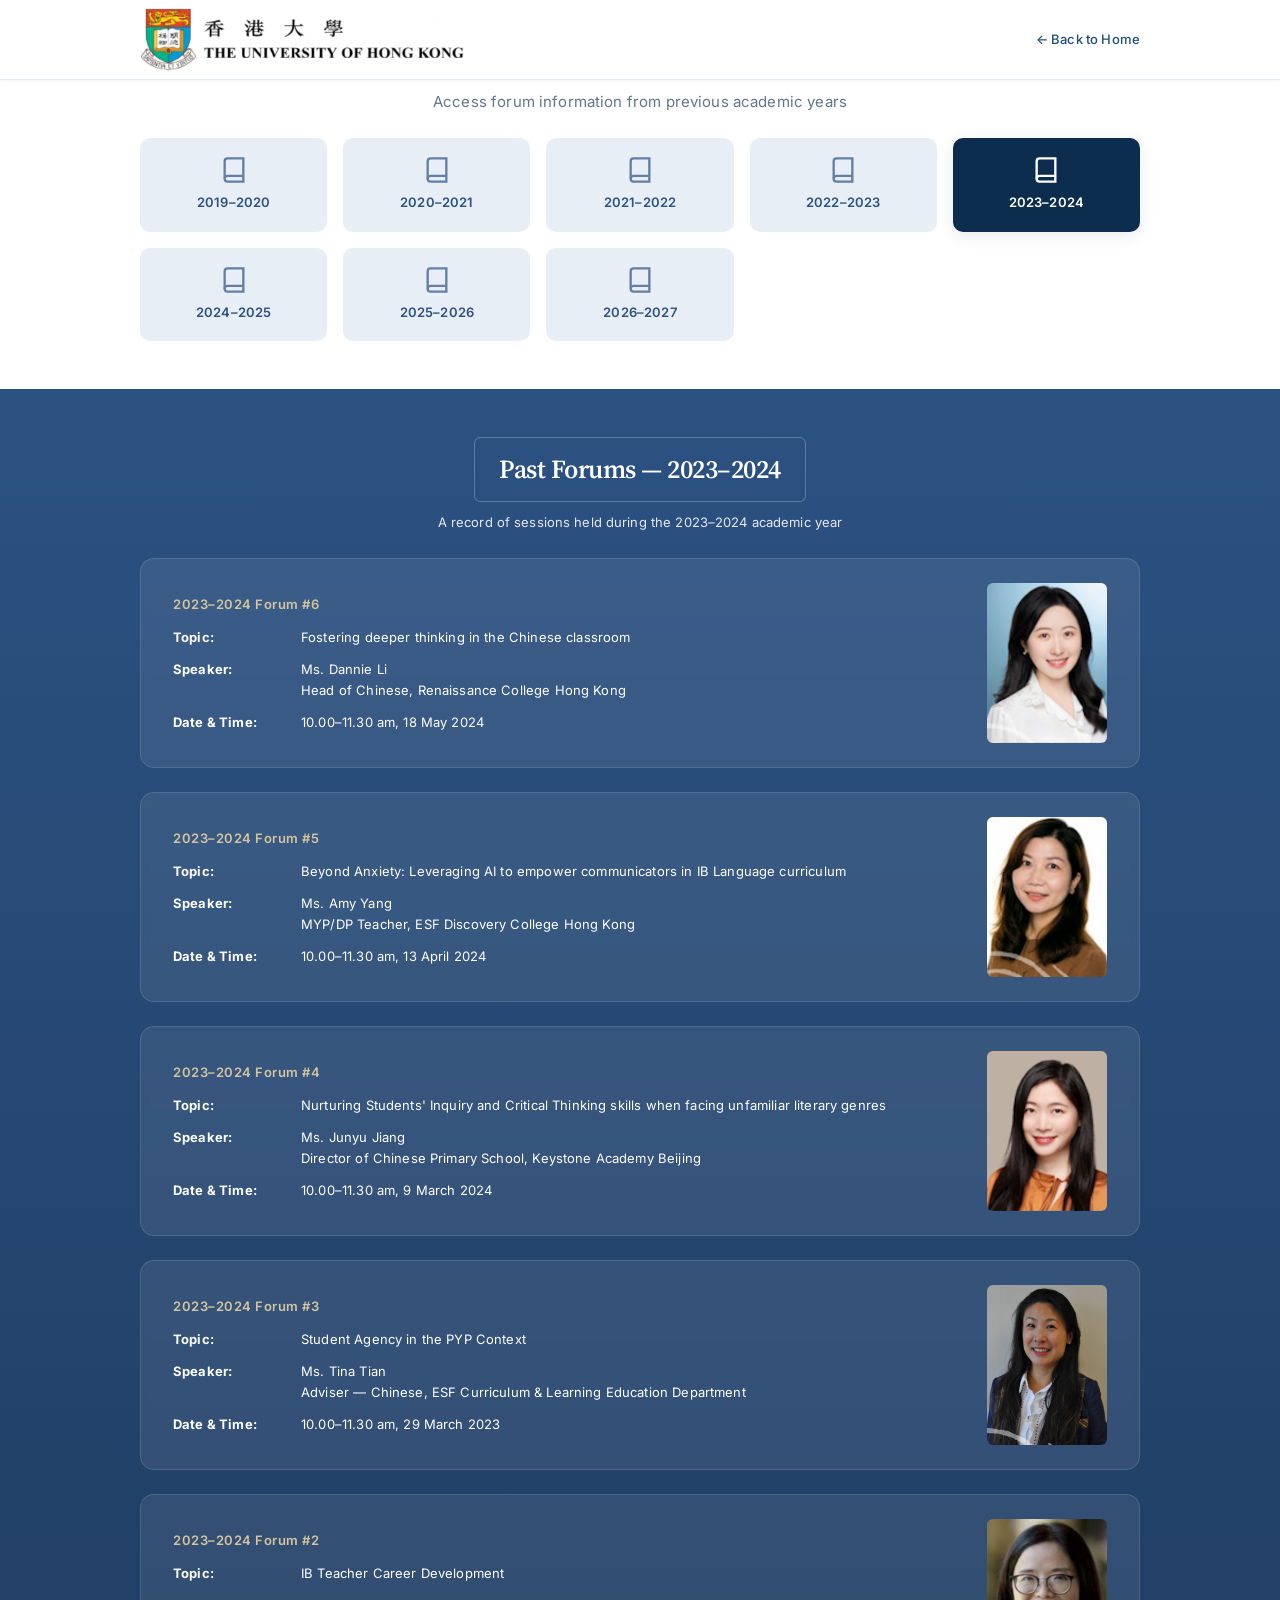
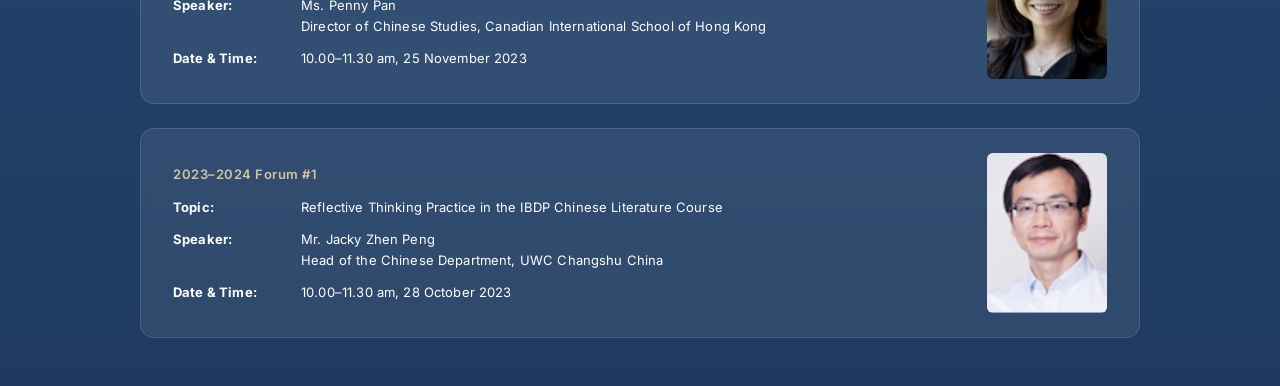
<file: years/2023-2024.html>
<!DOCTYPE html>
<html lang="en">
<head>
  <meta charset="UTF-8">
  <meta name="viewport" content="width=device-width, initial-scale=1.0">
  <title>2023–2024 Forums | HKU IB Chinese Language Teaching Professional Forum</title>
  <link rel="preconnect" href="https://fonts.googleapis.com">
  <link rel="preconnect" href="https://fonts.gstatic.com" crossorigin>
  <link href="https://fonts.googleapis.com/css2?family=Inter:wght@400;500;600&family=Source+Serif+4:opsz,wght@8..60,500;8..60,600;8..60,700&display=swap" rel="stylesheet">
  <link rel="stylesheet" href="../style.css?v=20260704v">
</head>
<body data-year-page="2023-2024">
  <header class="site-header site-header--solid">
    <nav class="nav">
      <a href="../index.html" class="nav__brand">
        <img src="../images/hku-logo.png" alt="The University of Hong Kong" class="nav__logo">
      </a>
      <a href="../index.html" class="nav__back-home">← Back to Home</a>
    </nav>
  </header>

  <main>
    <section class="archive archive--subpage" id="year-archive-nav" aria-label="Forum years"></section>
    <section class="forums forums--subpage">
      <div class="container">
        <div class="forums__header">
          <h1 class="forums__title">Past Forums — 2023–2024</h1>
          <p class="forums__subtitle">A record of sessions held during the 2023–2024 academic year</p>
        </div>
        <div class="forums__list">
          <article class="forum-card reveal">
            <div class="forum-card__body">
              <span class="forum-card__badge">2023–2024 Forum #6</span>
              <div class="forum-card__meta">
                <p class="forum-card__line">
                  <span class="forum-card__label">Topic:</span>
                  <span class="forum-card__value">
                    <span class="forum-card__topic-en">Fostering deeper thinking in the Chinese classroom</span>
                  </span>
                </p>
                <div class="forum-card__line forum-card__line--speaker">
                  <span class="forum-card__label">Speaker:</span>
                  <span class="forum-card__value">
                    <span class="forum-card__speaker-block">
                      <span class="forum-card__name">Ms. Dannie Li</span>
                      <span class="forum-card__role">Head of Chinese, Renaissance College Hong Kong</span>
                    </span>
                  </span>
                </div>
                <p class="forum-card__line">
                  <span class="forum-card__label">Date &amp; Time:</span>
                  <span class="forum-card__value">10.00–11.30 am, 18 May 2024</span>
                </p>
              </div>
            </div>
            <div class="forum-card__media">
              <img src="../images/Pictures%20of%20Speakers/2023-2024/dannie%20li.png" alt="Ms. Dannie Li" class="forum-card__photo">
            </div>
          </article>

          <article class="forum-card reveal">
            <div class="forum-card__body">
              <span class="forum-card__badge">2023–2024 Forum #5</span>
              <div class="forum-card__meta">
                <p class="forum-card__line">
                  <span class="forum-card__label">Topic:</span>
                  <span class="forum-card__value">
                    <span class="forum-card__topic-en">Beyond Anxiety: Leveraging AI to empower communicators in IB Language curriculum</span>
                  </span>
                </p>
                <div class="forum-card__line forum-card__line--speaker">
                  <span class="forum-card__label">Speaker:</span>
                  <span class="forum-card__value">
                    <span class="forum-card__speaker-block">
                      <span class="forum-card__name">Ms. Amy Yang</span>
                      <span class="forum-card__role">MYP/DP Teacher, ESF Discovery College Hong Kong</span>
                    </span>
                  </span>
                </div>
                <p class="forum-card__line">
                  <span class="forum-card__label">Date &amp; Time:</span>
                  <span class="forum-card__value">10.00–11.30 am, 13 April 2024</span>
                </p>
              </div>
            </div>
            <div class="forum-card__media">
              <img src="../images/Pictures%20of%20Speakers/2023-2024/amy%20yang.png" alt="Ms. Amy Yang" class="forum-card__photo">
            </div>
          </article>

          <article class="forum-card reveal">
            <div class="forum-card__body">
              <span class="forum-card__badge">2023–2024 Forum #4</span>
              <div class="forum-card__meta">
                <p class="forum-card__line">
                  <span class="forum-card__label">Topic:</span>
                  <span class="forum-card__value">
                    <span class="forum-card__topic-en">Nurturing Students' Inquiry and Critical Thinking skills when facing unfamiliar literary genres</span>
                  </span>
                </p>
                <div class="forum-card__line forum-card__line--speaker">
                  <span class="forum-card__label">Speaker:</span>
                  <span class="forum-card__value">
                    <span class="forum-card__speaker-block">
                      <span class="forum-card__name">Ms. Junyu Jiang</span>
                      <span class="forum-card__role">Director of Chinese Primary School, Keystone Academy Beijing</span>
                    </span>
                  </span>
                </div>
                <p class="forum-card__line">
                  <span class="forum-card__label">Date &amp; Time:</span>
                  <span class="forum-card__value">10.00–11.30 am, 9 March 2024</span>
                </p>
              </div>
            </div>
            <div class="forum-card__media">
              <img src="../images/Pictures%20of%20Speakers/2023-2024/junyu%20jiang.png" alt="Ms. Junyu Jiang" class="forum-card__photo">
            </div>
          </article>

          <article class="forum-card reveal">
            <div class="forum-card__body">
              <span class="forum-card__badge">2023–2024 Forum #3</span>
              <div class="forum-card__meta">
                <p class="forum-card__line">
                  <span class="forum-card__label">Topic:</span>
                  <span class="forum-card__value">
                    <span class="forum-card__topic-en">Student Agency in the PYP Context</span>
                  </span>
                </p>
                <div class="forum-card__line forum-card__line--speaker">
                  <span class="forum-card__label">Speaker:</span>
                  <span class="forum-card__value">
                    <span class="forum-card__speaker-block">
                      <span class="forum-card__name">Ms. Tina Tian</span>
                      <span class="forum-card__role">Adviser — Chinese, ESF Curriculum &amp; Learning Education Department</span>
                    </span>
                  </span>
                </div>
                <p class="forum-card__line">
                  <span class="forum-card__label">Date &amp; Time:</span>
                  <span class="forum-card__value">10.00–11.30 am, 29 March 2023</span>
                </p>
              </div>
            </div>
            <div class="forum-card__media">
              <img src="../images/Pictures%20of%20Speakers/2023-2024/tina%20tian.png" alt="Ms. Tina Tian" class="forum-card__photo">
            </div>
          </article>

          <article class="forum-card reveal">
            <div class="forum-card__body">
              <span class="forum-card__badge">2023–2024 Forum #2</span>
              <div class="forum-card__meta">
                <p class="forum-card__line">
                  <span class="forum-card__label">Topic:</span>
                  <span class="forum-card__value">
                    <span class="forum-card__topic-en">IB Teacher Career Development</span>
                  </span>
                </p>
                <div class="forum-card__line forum-card__line--speaker">
                  <span class="forum-card__label">Speaker:</span>
                  <span class="forum-card__value">
                    <span class="forum-card__speaker-block">
                      <span class="forum-card__name">Ms. Penny Pan</span>
                      <span class="forum-card__role">Director of Chinese Studies, Canadian International School of Hong Kong</span>
                    </span>
                  </span>
                </div>
                <p class="forum-card__line">
                  <span class="forum-card__label">Date &amp; Time:</span>
                  <span class="forum-card__value">10.00–11.30 am, 25 November 2023</span>
                </p>
              </div>
            </div>
            <div class="forum-card__media">
              <img src="../images/Pictures%20of%20Speakers/2023-2024/penny%20pan.png" alt="Ms. Penny Pan" class="forum-card__photo">
            </div>
          </article>

          <article class="forum-card reveal">
            <div class="forum-card__body">
              <span class="forum-card__badge">2023–2024 Forum #1</span>
              <div class="forum-card__meta">
                <p class="forum-card__line">
                  <span class="forum-card__label">Topic:</span>
                  <span class="forum-card__value">
                    <span class="forum-card__topic-en">Reflective Thinking Practice in the IBDP Chinese Literature Course</span>
                  </span>
                </p>
                <div class="forum-card__line forum-card__line--speaker">
                  <span class="forum-card__label">Speaker:</span>
                  <span class="forum-card__value">
                    <span class="forum-card__speaker-block">
                      <span class="forum-card__name">Mr. Jacky Zhen Peng</span>
                      <span class="forum-card__role">Head of the Chinese Department, UWC Changshu China</span>
                    </span>
                  </span>
                </div>
                <p class="forum-card__line">
                  <span class="forum-card__label">Date &amp; Time:</span>
                  <span class="forum-card__value">10.00–11.30 am, 28 October 2023</span>
                </p>
              </div>
            </div>
            <div class="forum-card__media">
              <img src="../images/Pictures%20of%20Speakers/2023-2024/jacky%20zhen%20peng.png" alt="Mr. Jacky Zhen Peng" class="forum-card__photo">
            </div>
          </article>
        </div>
      </div>
    </section>
  </main>

  <script src="../script.js"></script>
</body>
</html>
</file>
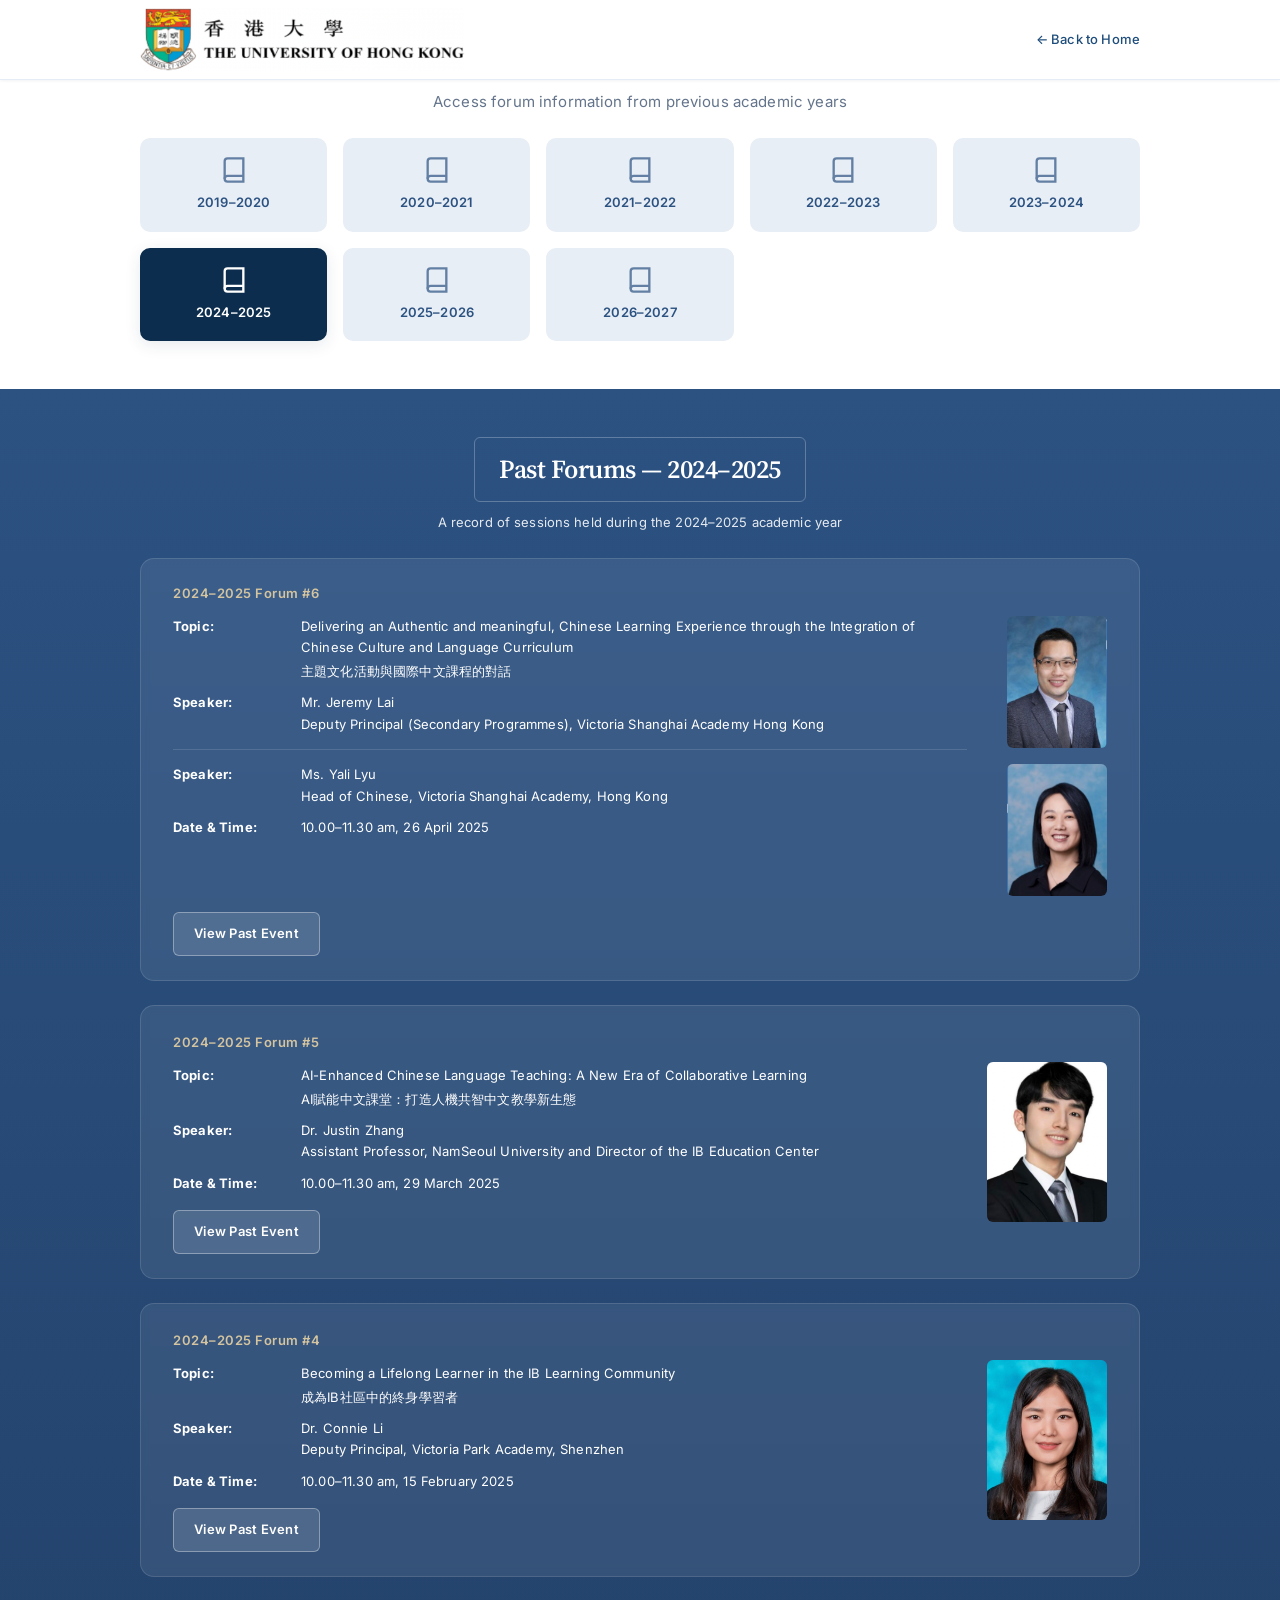
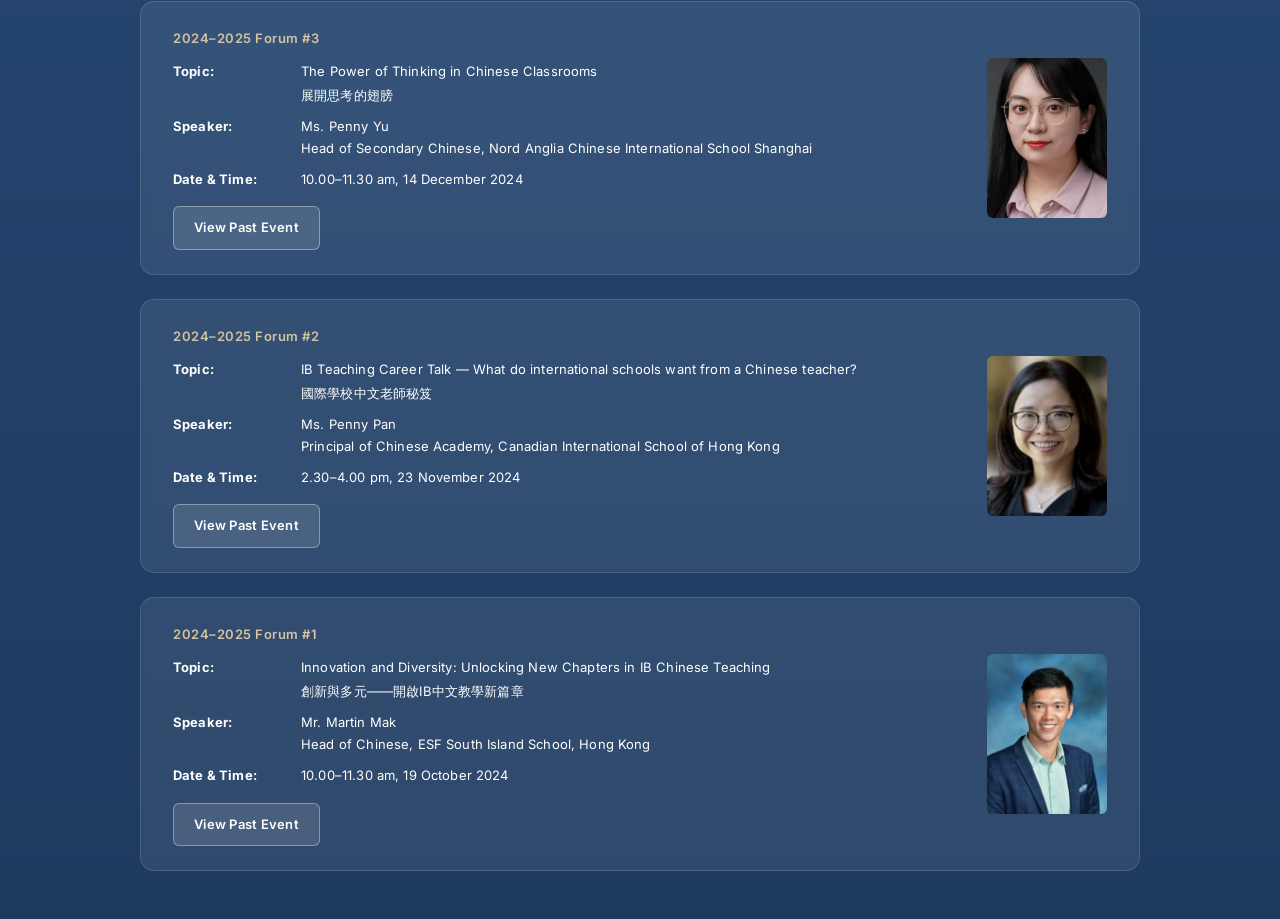
<file: years/2024-2025.html>
<!DOCTYPE html>
<html lang="en">
<head>
  <meta charset="UTF-8">
  <meta name="viewport" content="width=device-width, initial-scale=1.0">
  <title>2024–2025 Forums | HKU IB Chinese Language Teaching Professional Forum</title>
  <link rel="preconnect" href="https://fonts.googleapis.com">
  <link rel="preconnect" href="https://fonts.gstatic.com" crossorigin>
  <link href="https://fonts.googleapis.com/css2?family=Inter:wght@400;500;600&family=Source+Serif+4:opsz,wght@8..60,500;8..60,600;8..60,700&display=swap" rel="stylesheet">
  <link rel="stylesheet" href="../style.css?v=20260704v">
</head>
<body data-year-page="2024-2025">
  <header class="site-header site-header--solid">
    <nav class="nav">
      <a href="../index.html" class="nav__brand">
        <img src="../images/hku-logo.png" alt="The University of Hong Kong" class="nav__logo">
      </a>
      <a href="../index.html" class="nav__back-home">← Back to Home</a>
    </nav>
  </header>

  <main>
    <section class="archive archive--subpage" id="year-archive-nav" aria-label="Forum years"></section>
    <section class="forums forums--subpage">
      <div class="container">
        <div class="forums__header">
          <h1 class="forums__title">Past Forums — 2024–2025</h1>
          <p class="forums__subtitle">A record of sessions held during the 2024–2025 academic year</p>
        </div>
        <div class="forums__list">
          <article class="forum-card forum-card--paired reveal">
            <div class="forum-card__body">
              <span class="forum-card__badge">2024–2025 Forum #6</span>
              <div class="forum-card__meta forum-card__meta--stacked">
                <div class="forum-card__session">
                  <p class="forum-card__line">
                    <span class="forum-card__label">Topic:</span>
                    <span class="forum-card__value">
                      <span class="forum-card__topic-en">Delivering an Authentic and meaningful, Chinese Learning Experience through the Integration of Chinese Culture and Language Curriculum</span>
                      <span class="forum-card__topic-zh">主題文化活動與國際中文課程的對話</span>
                    </span>
                  </p>
                  <div class="forum-card__line forum-card__line--speaker">
                    <span class="forum-card__label">Speaker:</span>
                    <span class="forum-card__value">
                      <span class="forum-card__speaker-block">
                        <span class="forum-card__name">Mr. Jeremy Lai</span>
                        <span class="forum-card__role">Deputy Principal (Secondary Programmes), Victoria Shanghai Academy Hong Kong</span>
                      </span>
                    </span>
                  </div>
                </div>
                <div class="forum-card__session">
                  <div class="forum-card__line forum-card__line--speaker">
                    <span class="forum-card__label">Speaker:</span>
                    <span class="forum-card__value">
                      <span class="forum-card__speaker-block">
                        <span class="forum-card__name">Ms. Yali Lyu</span>
                        <span class="forum-card__role">Head of Chinese, Victoria Shanghai Academy, Hong Kong</span>
                      </span>
                    </span>
                  </div>
                  <p class="forum-card__line">
                    <span class="forum-card__label">Date &amp; Time:</span>
                    <span class="forum-card__value">10.00–11.30 am, 26 April 2025</span>
                  </p>
                </div>
              </div>
              <a href="../images/2024-25%236.pdf" class="btn btn--primary btn--light" target="_blank" rel="noopener noreferrer">View Past Event</a>
            </div>
            <div class="forum-card__media forum-card__media--dual">
              <img src="../images/Pictures%20of%20Speakers/2024-2025/Jeremy%20Lai.png" alt="Mr. Jeremy Lai" class="forum-card__photo">
              <img src="../images/Pictures%20of%20Speakers/2024-2025/Yali%20Lyu.png" alt="Ms. Yali Lyu" class="forum-card__photo">
            </div>
          </article>

          <article class="forum-card reveal">
            <div class="forum-card__body">
              <span class="forum-card__badge">2024–2025 Forum #5</span>
              <div class="forum-card__meta">
                <p class="forum-card__line">
                  <span class="forum-card__label">Topic:</span>
                  <span class="forum-card__value">
                    <span class="forum-card__topic-en">AI-Enhanced Chinese Language Teaching: A New Era of Collaborative Learning</span>
                    <span class="forum-card__topic-zh">AI賦能中文課堂：打造人機共智中文教學新生態</span>
                  </span>
                </p>
                <div class="forum-card__line forum-card__line--speaker">
                  <span class="forum-card__label">Speaker:</span>
                  <span class="forum-card__value">
                    <span class="forum-card__speaker-block">
                      <span class="forum-card__name">Dr. Justin Zhang</span>
                      <span class="forum-card__role">Assistant Professor, NamSeoul University and Director of the IB Education Center</span>
                    </span>
                  </span>
                </div>
                <p class="forum-card__line">
                  <span class="forum-card__label">Date &amp; Time:</span>
                  <span class="forum-card__value">10.00–11.30 am, 29 March 2025</span>
                </p>
              </div>
              <a href="../images/2024-25%235.pdf" class="btn btn--primary btn--light" target="_blank" rel="noopener noreferrer">View Past Event</a>
            </div>
            <div class="forum-card__media">
              <img src="../images/Pictures%20of%20Speakers/2024-2025/justin%20zhang.png" alt="Dr. Justin Zhang" class="forum-card__photo">
            </div>
          </article>

          <article class="forum-card reveal">
            <div class="forum-card__body">
              <span class="forum-card__badge">2024–2025 Forum #4</span>
              <div class="forum-card__meta">
                <p class="forum-card__line">
                  <span class="forum-card__label">Topic:</span>
                  <span class="forum-card__value">
                    <span class="forum-card__topic-en">Becoming a Lifelong Learner in the IB Learning Community</span>
                    <span class="forum-card__topic-zh">成為IB社區中的終身學習者</span>
                  </span>
                </p>
                <div class="forum-card__line forum-card__line--speaker">
                  <span class="forum-card__label">Speaker:</span>
                  <span class="forum-card__value">
                    <span class="forum-card__speaker-block">
                      <span class="forum-card__name">Dr. Connie Li</span>
                      <span class="forum-card__role">Deputy Principal, Victoria Park Academy, Shenzhen</span>
                    </span>
                  </span>
                </div>
                <p class="forum-card__line">
                  <span class="forum-card__label">Date &amp; Time:</span>
                  <span class="forum-card__value">10.00–11.30 am, 15 February 2025</span>
                </p>
              </div>
              <a href="../images/2024-25%234.pdf" class="btn btn--primary btn--light" target="_blank" rel="noopener noreferrer">View Past Event</a>
            </div>
            <div class="forum-card__media">
              <img src="../images/Pictures%20of%20Speakers/2024-2025/connie%20li.png" alt="Dr. Connie Li" class="forum-card__photo">
            </div>
          </article>

          <article class="forum-card reveal">
            <div class="forum-card__body">
              <span class="forum-card__badge">2024–2025 Forum #3</span>
              <div class="forum-card__meta">
                <p class="forum-card__line">
                  <span class="forum-card__label">Topic:</span>
                  <span class="forum-card__value">
                    <span class="forum-card__topic-en">The Power of Thinking in Chinese Classrooms</span>
                    <span class="forum-card__topic-zh">展開思考的翅膀</span>
                  </span>
                </p>
                <div class="forum-card__line forum-card__line--speaker">
                  <span class="forum-card__label">Speaker:</span>
                  <span class="forum-card__value">
                    <span class="forum-card__speaker-block">
                      <span class="forum-card__name">Ms. Penny Yu</span>
                      <span class="forum-card__role">Head of Secondary Chinese, Nord Anglia Chinese International School Shanghai</span>
                    </span>
                  </span>
                </div>
                <p class="forum-card__line">
                  <span class="forum-card__label">Date &amp; Time:</span>
                  <span class="forum-card__value">10.00–11.30 am, 14 December 2024</span>
                </p>
              </div>
              <a href="../images/2024-25%233.pdf" class="btn btn--primary btn--light" target="_blank" rel="noopener noreferrer">View Past Event</a>
            </div>
            <div class="forum-card__media">
              <img src="../images/Pictures%20of%20Speakers/2024-2025/penny%20yu.png" alt="Ms. Penny Yu" class="forum-card__photo">
            </div>
          </article>

          <article class="forum-card reveal">
            <div class="forum-card__body">
              <span class="forum-card__badge">2024–2025 Forum #2</span>
              <div class="forum-card__meta">
                <p class="forum-card__line">
                  <span class="forum-card__label">Topic:</span>
                  <span class="forum-card__value">
                    <span class="forum-card__topic-en">IB Teaching Career Talk — What do international schools want from a Chinese teacher?</span>
                    <span class="forum-card__topic-zh">國際學校中文老師秘笈</span>
                  </span>
                </p>
                <div class="forum-card__line forum-card__line--speaker">
                  <span class="forum-card__label">Speaker:</span>
                  <span class="forum-card__value">
                    <span class="forum-card__speaker-block">
                      <span class="forum-card__name">Ms. Penny Pan</span>
                      <span class="forum-card__role">Principal of Chinese Academy, Canadian International School of Hong Kong</span>
                    </span>
                  </span>
                </div>
                <p class="forum-card__line">
                  <span class="forum-card__label">Date &amp; Time:</span>
                  <span class="forum-card__value">2.30–4.00 pm, 23 November 2024</span>
                </p>
              </div>
              <a href="../images/2024-25%232.pdf" class="btn btn--primary btn--light" target="_blank" rel="noopener noreferrer">View Past Event</a>
            </div>
            <div class="forum-card__media">
              <img src="../images/Pictures%20of%20Speakers/2024-2025/penny%20pan.png" alt="Ms. Penny Pan" class="forum-card__photo">
            </div>
          </article>

          <article class="forum-card reveal">
            <div class="forum-card__body">
              <span class="forum-card__badge">2024–2025 Forum #1</span>
              <div class="forum-card__meta">
                <p class="forum-card__line">
                  <span class="forum-card__label">Topic:</span>
                  <span class="forum-card__value">
                    <span class="forum-card__topic-en">Innovation and Diversity: Unlocking New Chapters in IB Chinese Teaching</span>
                    <span class="forum-card__topic-zh">創新與多元——開啟IB中文教學新篇章</span>
                  </span>
                </p>
                <div class="forum-card__line forum-card__line--speaker">
                  <span class="forum-card__label">Speaker:</span>
                  <span class="forum-card__value">
                    <span class="forum-card__speaker-block">
                      <span class="forum-card__name">Mr. Martin Mak</span>
                      <span class="forum-card__role">Head of Chinese, ESF South Island School, Hong Kong</span>
                    </span>
                  </span>
                </div>
                <p class="forum-card__line">
                  <span class="forum-card__label">Date &amp; Time:</span>
                  <span class="forum-card__value">10.00–11.30 am, 19 October 2024</span>
                </p>
              </div>
              <a href="../images/2024-25%231.pdf" class="btn btn--primary btn--light" target="_blank" rel="noopener noreferrer">View Past Event</a>
            </div>
            <div class="forum-card__media">
              <img src="../images/Pictures%20of%20Speakers/2024-2025/martin.%20mak.png" alt="Mr. Martin Mak" class="forum-card__photo">
            </div>
          </article>
        </div>
      </div>
    </section>
  </main>

  <script src="../script.js"></script>
</body>
</html>
</file>
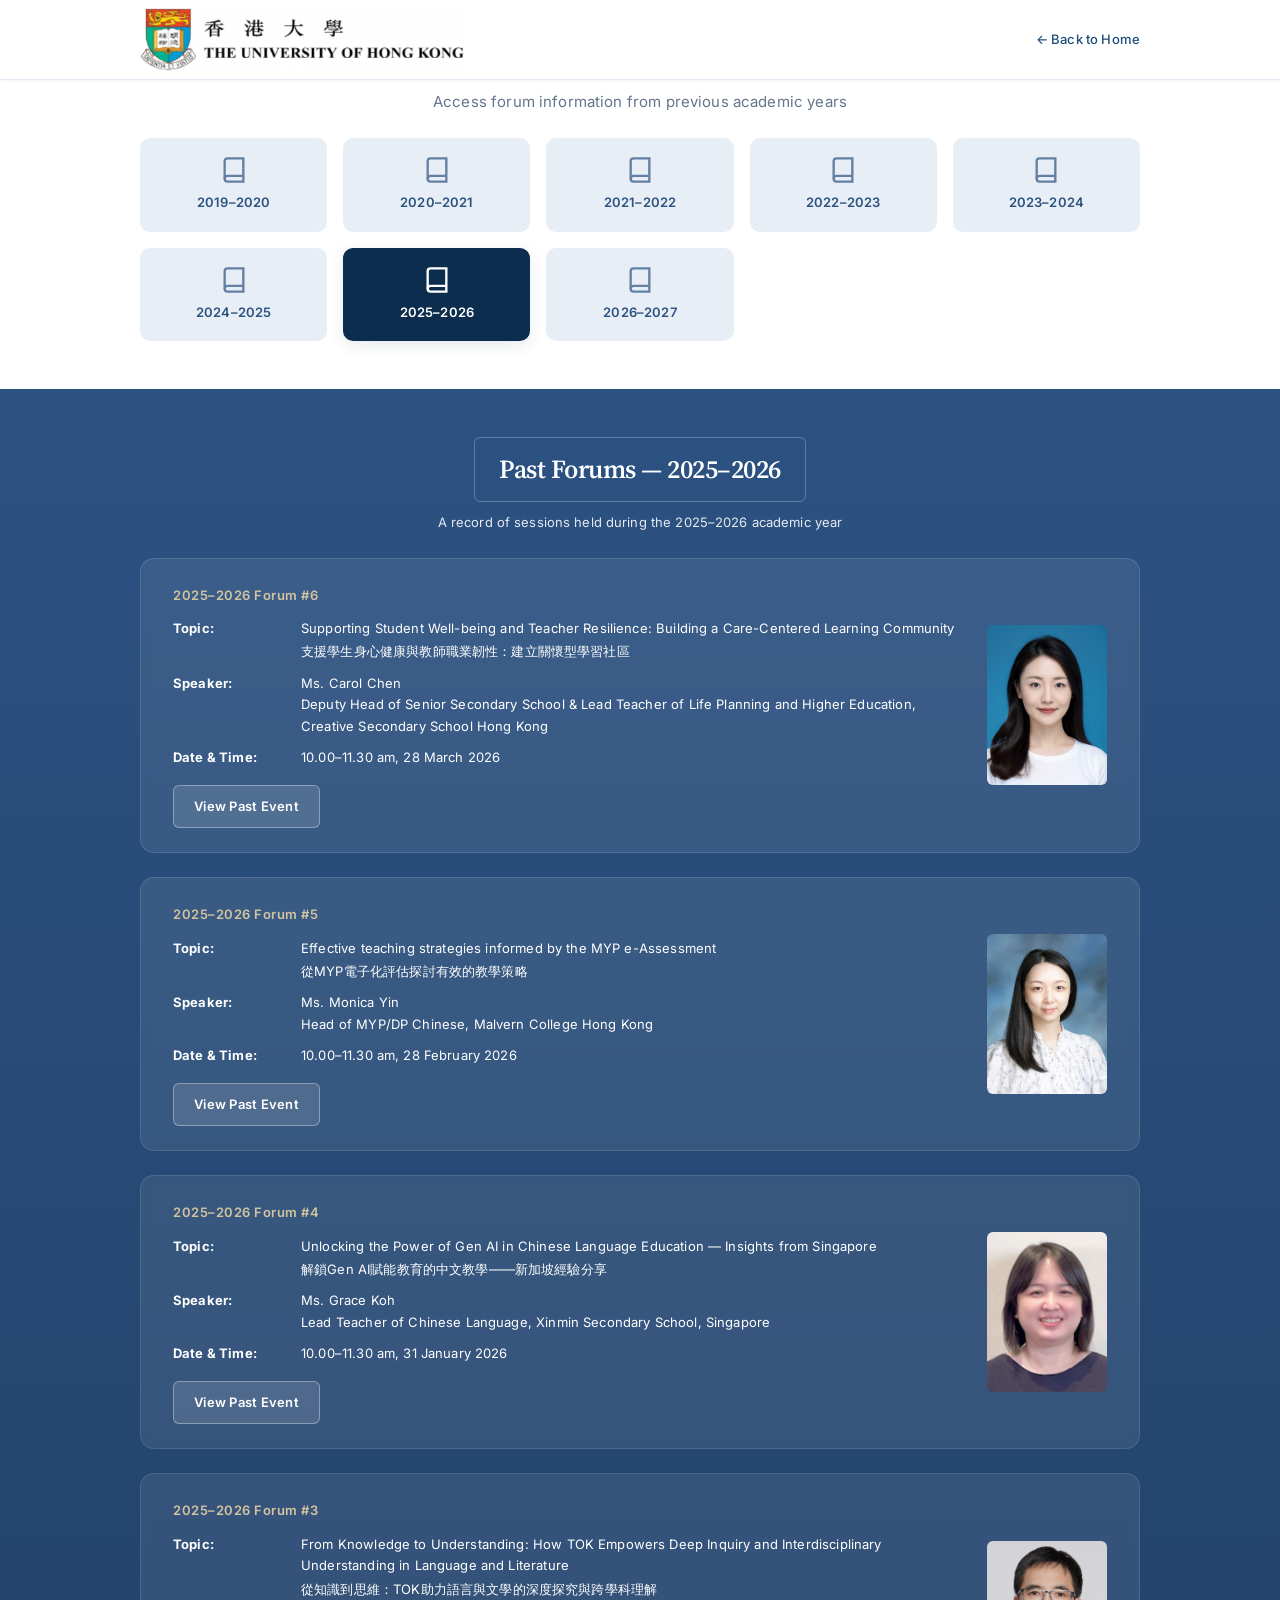
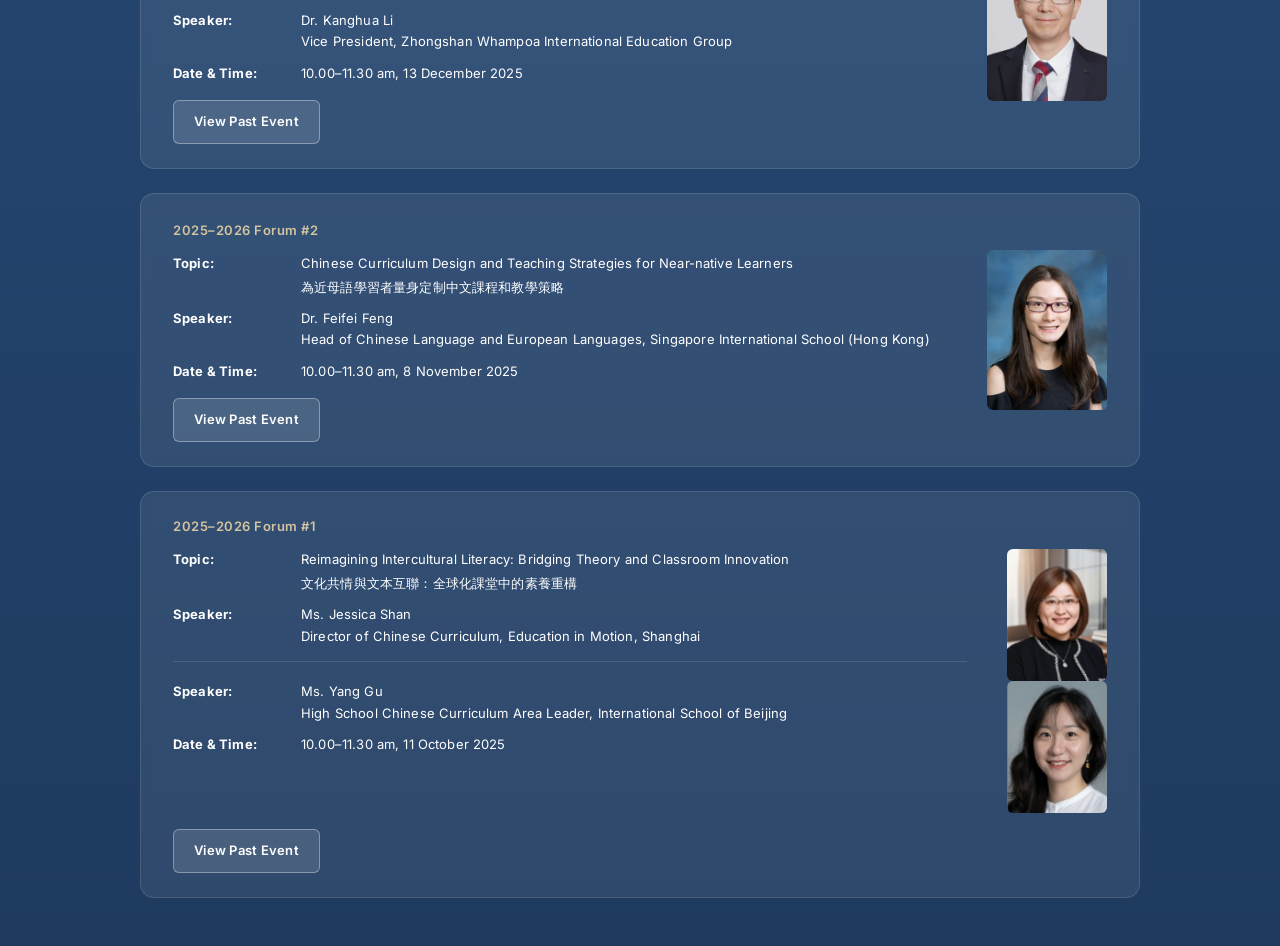
<file: years/2025-2026.html>
<!DOCTYPE html>
<html lang="en">
<head>
  <meta charset="UTF-8">
  <meta name="viewport" content="width=device-width, initial-scale=1.0">
  <title>2025–2026 Forums | HKU IB Chinese Language Teaching Professional Forum</title>
  <link rel="preconnect" href="https://fonts.googleapis.com">
  <link rel="preconnect" href="https://fonts.gstatic.com" crossorigin>
  <link href="https://fonts.googleapis.com/css2?family=Inter:wght@400;500;600&family=Source+Serif+4:opsz,wght@8..60,500;8..60,600;8..60,700&display=swap" rel="stylesheet">
  <link rel="stylesheet" href="../style.css?v=20260923a">
</head>
<body data-year-page="2025-2026">
  <header class="site-header site-header--solid">
    <nav class="nav">
      <a href="../index.html" class="nav__brand">
        <img src="../images/hku-logo.png" alt="The University of Hong Kong" class="nav__logo">
      </a>
      <a href="../index.html" class="nav__back-home">← Back to Home</a>
    </nav>
  </header>

  <main>
    <section class="archive archive--subpage" id="year-archive-nav" aria-label="Forum years"></section>
<section class="forums forums--subpage" >
      <div class="container">
        <div class="forums__header">
          <h1 class="forums__title">Past Forums — 2025–2026</h1>
          <p class="forums__subtitle">A record of sessions held during the 2025–2026 academic year</p>
        </div>
        <div class="forums__list">
          <article class="forum-card reveal">
            <div class="forum-card__body">
              <span class="forum-card__badge">2025–2026 Forum #6</span>
              <div class="forum-card__meta">
                <p class="forum-card__line">
                  <span class="forum-card__label">Topic:</span>
                  <span class="forum-card__value">
                    <span class="forum-card__topic-en">Supporting Student Well-being and Teacher Resilience: Building a Care-Centered Learning Community</span>
                    <span class="forum-card__topic-zh">支援學生身心健康與教師職業韌性：建立關懷型學習社區</span>
                  </span>
                </p>
                <div class="forum-card__line forum-card__line--speaker">
                  <span class="forum-card__label">Speaker:</span>
                  <span class="forum-card__value">
                    <span class="forum-card__speaker-block">
                      <span class="forum-card__name">Ms. Carol Chen</span>
                      <span class="forum-card__role">Deputy Head of Senior Secondary School &amp; Lead Teacher of Life Planning and Higher Education, Creative Secondary School Hong Kong</span>
                    </span>
                  </span>
                </div>
                <p class="forum-card__line">
                  <span class="forum-card__label">Date &amp; Time:</span>
                  <span class="forum-card__value">10.00–11.30 am, 28 March 2026</span>
                </p>
              </div>
              <a href="../images/2025-26%236.pdf" class="btn btn--primary btn--light" target="_blank" rel="noopener noreferrer">View Past Event</a>
            </div>
            <div class="forum-card__media">
              <img src="../images/Pictures%20of%20Speakers/2025-2026/Carol%20Chen.png" alt="Ms. Carol Chen" class="forum-card__photo">
            </div>
          </article>

          <article class="forum-card reveal">
            <div class="forum-card__body">
              <span class="forum-card__badge">2025–2026 Forum #5</span>
              <div class="forum-card__meta">
                <p class="forum-card__line">
                  <span class="forum-card__label">Topic:</span>
                  <span class="forum-card__value">
                    <span class="forum-card__topic-en">Effective teaching strategies informed by the MYP e-Assessment</span>
                    <span class="forum-card__topic-zh">從MYP電子化評估探討有效的教學策略</span>
                  </span>
                </p>
                <div class="forum-card__line forum-card__line--speaker">
                  <span class="forum-card__label">Speaker:</span>
                  <span class="forum-card__value">
                    <span class="forum-card__speaker-block">
                      <span class="forum-card__name">Ms. Monica Yin</span>
                      <span class="forum-card__role">Head of MYP/DP Chinese, Malvern College Hong Kong</span>
                    </span>
                  </span>
                </div>
                <p class="forum-card__line">
                  <span class="forum-card__label">Date &amp; Time:</span>
                  <span class="forum-card__value">10.00–11.30 am, 28 February 2026</span>
                </p>
              </div>
              <a href="../images/2025-26%235.pdf" class="btn btn--primary btn--light" target="_blank" rel="noopener noreferrer">View Past Event</a>
            </div>
            <div class="forum-card__media">
              <img src="../images/Pictures%20of%20Speakers/2025-2026/Monica%20Yin.png" alt="Ms. Monica Yin" class="forum-card__photo">
            </div>
          </article>

          <article class="forum-card reveal">
            <div class="forum-card__body">
              <span class="forum-card__badge">2025–2026 Forum #4</span>
              <div class="forum-card__meta">
                <p class="forum-card__line">
                  <span class="forum-card__label">Topic:</span>
                  <span class="forum-card__value">
                    <span class="forum-card__topic-en">Unlocking the Power of Gen AI in Chinese Language Education — Insights from Singapore</span>
                    <span class="forum-card__topic-zh">解鎖Gen AI賦能教育的中文教學——新加坡經驗分享</span>
                  </span>
                </p>
                <div class="forum-card__line forum-card__line--speaker">
                  <span class="forum-card__label">Speaker:</span>
                  <span class="forum-card__value">
                    <span class="forum-card__speaker-block">
                      <span class="forum-card__name">Ms. Grace Koh</span>
                      <span class="forum-card__role">Lead Teacher of Chinese Language, Xinmin Secondary School, Singapore</span>
                    </span>
                  </span>
                </div>
                <p class="forum-card__line">
                  <span class="forum-card__label">Date &amp; Time:</span>
                  <span class="forum-card__value">10.00–11.30 am, 31 January 2026</span>
                </p>
              </div>
              <a href="../images/2025-26%234.pdf" class="btn btn--primary btn--light" target="_blank" rel="noopener noreferrer">View Past Event</a>
            </div>
            <div class="forum-card__media">
              <img src="../images/Pictures%20of%20Speakers/2025-2026/Grace%20Koh.png" alt="Ms. Grace Koh" class="forum-card__photo">
            </div>
          </article>

          <article class="forum-card reveal">
            <div class="forum-card__body">
              <span class="forum-card__badge">2025–2026 Forum #3</span>
              <div class="forum-card__meta">
                <p class="forum-card__line">
                  <span class="forum-card__label">Topic:</span>
                  <span class="forum-card__value">
                    <span class="forum-card__topic-en">From Knowledge to Understanding: How TOK Empowers Deep Inquiry and Interdisciplinary Understanding in Language and Literature</span>
                    <span class="forum-card__topic-zh">從知識到思維：TOK助力語言與文學的深度探究與跨學科理解</span>
                  </span>
                </p>
                <div class="forum-card__line forum-card__line--speaker">
                  <span class="forum-card__label">Speaker:</span>
                  <span class="forum-card__value">
                    <span class="forum-card__speaker-block">
                      <span class="forum-card__name">Dr. Kanghua Li</span>
                      <span class="forum-card__role">Vice President, Zhongshan Whampoa International Education Group</span>
                    </span>
                  </span>
                </div>
                <p class="forum-card__line">
                  <span class="forum-card__label">Date &amp; Time:</span>
                  <span class="forum-card__value">10.00–11.30 am, 13 December 2025</span>
                </p>
              </div>
              <a href="../images/2025-26%233.pdf" class="btn btn--primary btn--light" target="_blank" rel="noopener noreferrer">View Past Event</a>
            </div>
            <div class="forum-card__media">
              <img src="../images/Pictures%20of%20Speakers/2025-2026/Kanghua%20Li.png" alt="Dr. Kanghua Li" class="forum-card__photo">
            </div>
          </article>

          <article class="forum-card reveal">
            <div class="forum-card__body">
              <span class="forum-card__badge">2025–2026 Forum #2</span>
              <div class="forum-card__meta">
                <p class="forum-card__line">
                  <span class="forum-card__label">Topic:</span>
                  <span class="forum-card__value">
                    <span class="forum-card__topic-en">Chinese Curriculum Design and Teaching Strategies for Near-native Learners</span>
                    <span class="forum-card__topic-zh">為近母語學習者量身定制中文課程和教學策略</span>
                  </span>
                </p>
                <div class="forum-card__line forum-card__line--speaker">
                  <span class="forum-card__label">Speaker:</span>
                  <span class="forum-card__value">
                    <span class="forum-card__speaker-block">
                      <span class="forum-card__name">Dr. Feifei Feng</span>
                      <span class="forum-card__role">Head of Chinese Language and European Languages, Singapore International School (Hong Kong)</span>
                    </span>
                  </span>
                </div>
                <p class="forum-card__line">
                  <span class="forum-card__label">Date &amp; Time:</span>
                  <span class="forum-card__value">10.00–11.30 am, 8 November 2025</span>
                </p>
              </div>
              <a href="../images/2025-26%232.pdf" class="btn btn--primary btn--light" target="_blank" rel="noopener noreferrer">View Past Event</a>
            </div>
            <div class="forum-card__media">
              <img src="../images/Pictures%20of%20Speakers/2025-2026/Feifei%20Feng.png" alt="Dr. Feifei Feng" class="forum-card__photo">
            </div>
          </article>

          <article class="forum-card forum-card--paired reveal">
            <div class="forum-card__body">
              <span class="forum-card__badge">2025–2026 Forum #1</span>
              <div class="forum-card__meta forum-card__meta--stacked">
                <div class="forum-card__session">
                  <p class="forum-card__line">
                    <span class="forum-card__label">Topic:</span>
                    <span class="forum-card__value">
                      <span class="forum-card__topic-en">Reimagining Intercultural Literacy: Bridging Theory and Classroom Innovation</span>
                      <span class="forum-card__topic-zh">文化共情與文本互聯：全球化課堂中的素養重構</span>
                    </span>
                  </p>
                  <div class="forum-card__line forum-card__line--speaker">
                    <span class="forum-card__label">Speaker:</span>
                    <span class="forum-card__value">
                      <span class="forum-card__speaker-block">
                        <span class="forum-card__name">Ms. Jessica Shan</span>
                        <span class="forum-card__role">Director of Chinese Curriculum, Education in Motion, Shanghai</span>
                      </span>
                    </span>
                  </div>
                </div>
                <div class="forum-card__session">
                  <div class="forum-card__line forum-card__line--speaker">
                    <span class="forum-card__label">Speaker:</span>
                    <span class="forum-card__value">
                      <span class="forum-card__speaker-block">
                        <span class="forum-card__name">Ms. Yang Gu</span>
                        <span class="forum-card__role">High School Chinese Curriculum Area Leader, International School of Beijing</span>
                      </span>
                    </span>
                  </div>
                  <p class="forum-card__line">
                    <span class="forum-card__label">Date &amp; Time:</span>
                    <span class="forum-card__value">10.00–11.30 am, 11 October 2025</span>
                  </p>
                </div>
              </div>
              <a href="../images/2025-26%231.pdf" class="btn btn--primary btn--light" target="_blank" rel="noopener noreferrer">View Past Event</a>
            </div>
            <div class="forum-card__media forum-card__media--dual">
              <img src="../images/Pictures%20of%20Speakers/2025-2026/Jessica%20Shan.png" alt="Ms. Jessica Shan" class="forum-card__photo">
              <img src="../images/Pictures%20of%20Speakers/2025-2026/Yang%20Gu.png" alt="Ms. Yang Gu" class="forum-card__photo">
            </div>
          </article>
        </div>
      </div>
    </section>
  </main>

  <script src="../script.js"></script>
</body>
</html>
</file>
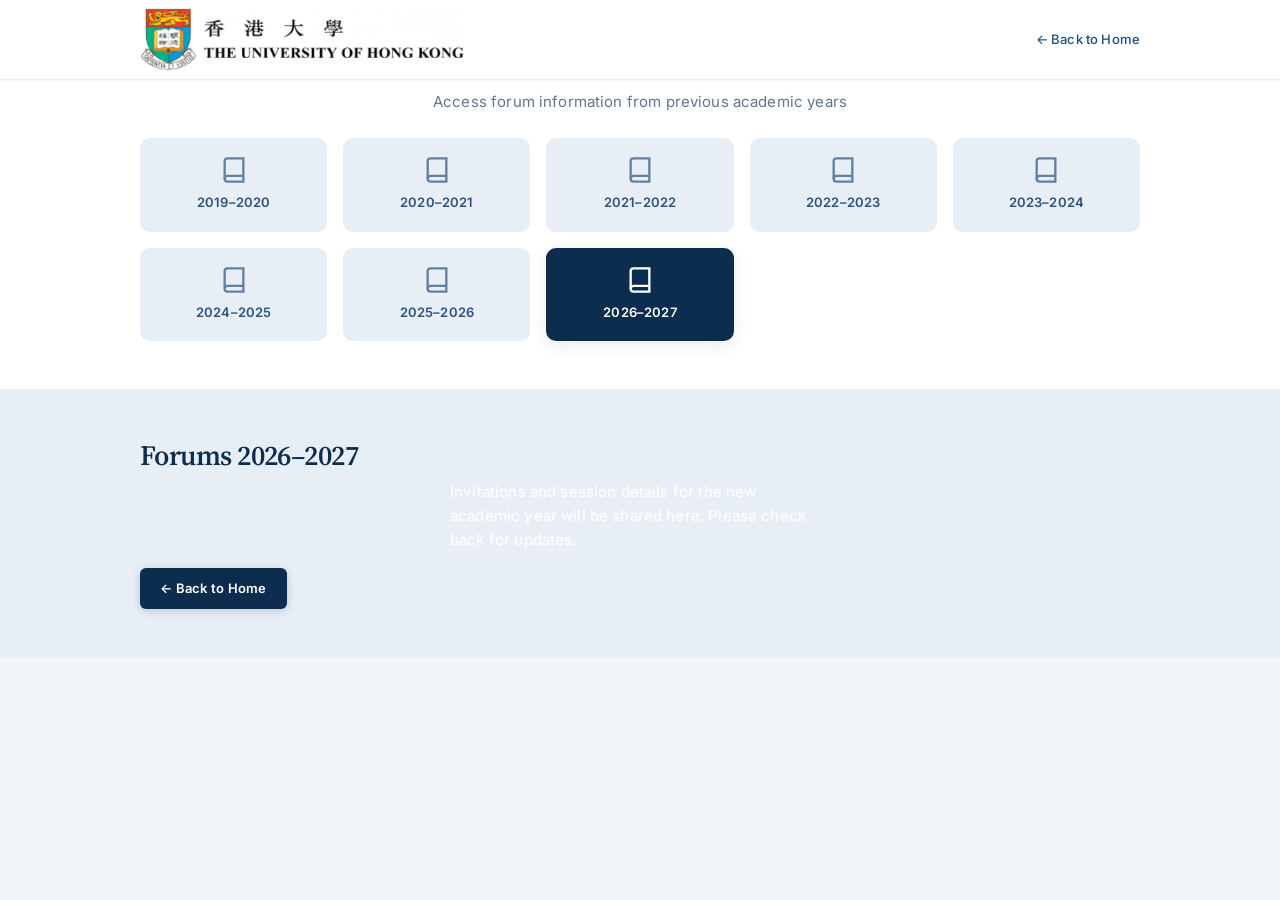
<file: years/2026-2027.html>
<!DOCTYPE html>
<html lang="en">
<head>
  <meta charset="UTF-8">
  <meta name="viewport" content="width=device-width, initial-scale=1.0">
  <title>2026–2027 Forums | HKU IB Chinese Language Teaching Professional Forum</title>
  <link rel="preconnect" href="https://fonts.googleapis.com">
  <link rel="preconnect" href="https://fonts.gstatic.com" crossorigin>
  <link href="https://fonts.googleapis.com/css2?family=Inter:wght@400;500;600&family=Source+Serif+4:opsz,wght@8..60,500;8..60,600;8..60,700&display=swap" rel="stylesheet">
  <link rel="stylesheet" href="../style.css?v=20260704v">
</head>
<body data-year-page="2026-2027">
  <header class="site-header site-header--solid">
    <nav class="nav">
      <a href="../index.html" class="nav__brand">
        <img src="../images/hku-logo.png" alt="The University of Hong Kong" class="nav__logo">
      </a>
      <a href="../index.html" class="nav__back-home">← Back to Home</a>
    </nav>
  </header>

  <main>
    <section class="archive archive--subpage" id="year-archive-nav" aria-label="Forum years"></section>
    <section class="upcoming upcoming--subpage">
      <div class="container upcoming__inner">
        <h1 class="section-title section-title--navy">Forums 2026–2027</h1>
        <p class="upcoming__subtext">Invitations and session details for the new academic year will be shared here. Please check back for updates.</p>
        <a href="../index.html#upcoming" class="btn btn--primary" style="margin-top: var(--space-sm);">← Back to Home</a>
      </div>
    </section>
  </main>

  <script src="../script.js"></script>
</body>
</html>
</file>
<file: style.css>
/* ==========================================================================
   HKU IB Chinese Language Teaching Professional Forum
   ========================================================================== */

:root {
  /* Backgrounds */
  --color-sky-light: #f0f5fa;
  --color-sky-pale: #e8eef5;
  --color-white: #ffffff;

  /* Text */
  --color-navy-deep: #0c2d4d;
  --color-navy: #1e4d7b;
  --color-navy-muted: #2c5282;
  --color-text: #1e293b;
  --color-text-muted: #64748b;

  /* Accents */
  --color-accent: #1e4d7b;
  --color-accent-light: #3a6ea5;
  --color-highlight: #b8954a;
  --color-highlight-soft: #d4c4a0;

  /* Forum section */
  --color-forum-blue: #2c5282;
  --color-forum-blue-dark: #1e3a5f;
  --color-forum-blue-alt: #3b6a9e;

  /* UI */
  --shadow-sm: 0 1px 3px rgba(12, 45, 77, 0.06);
  --shadow-md: 0 4px 16px rgba(12, 45, 77, 0.1);
  --shadow-lg: 0 8px 32px rgba(12, 45, 77, 0.12);
  --radius-sm: 6px;
  --radius-md: 10px;
  --radius-lg: 14px;
  --radius-full: 9999px;

  --font-serif: 'Source Serif 4', Georgia, 'Times New Roman', serif;
  --font-sans: 'Inter', -apple-system, BlinkMacSystemFont, 'Segoe UI', Roboto, sans-serif;

  /* Type scale */
  --text-xs: 0.75rem;
  --text-sm: 0.8125rem;
  --text-base: 0.9375rem;
  --text-md: 1rem;
  --text-lg: 1.125rem;
  --text-xl: 1.25rem;
  --text-2xl: 1.5rem;
  --text-3xl: 1.875rem;

  --header-height: 80px;
  --container-max: 1080px;
  --transition: 0.25s ease;

  /* Spacing */
  --space-xs: 0.5rem;
  --space-sm: 1rem;
  --space-md: 1.5rem;
  --space-lg: 2rem;
  --space-xl: 2.5rem;
  --space-section: 3rem;
}

/* Reset & Base
   ========================================================================== */

*,
*::before,
*::after {
  box-sizing: border-box;
  margin: 0;
  padding: 0;
}

html {
  scroll-behavior: smooth;
  scroll-padding-top: var(--header-height);
}

body {
  font-family: var(--font-sans);
  font-size: var(--text-base);
  line-height: 1.65;
  letter-spacing: 0.01em;
  color: var(--color-text);
  background-color: var(--color-sky-light);
  -webkit-font-smoothing: antialiased;
  -moz-osx-font-smoothing: grayscale;
}

img {
  max-width: 100%;
  height: auto;
  display: block;
}

a {
  color: var(--color-navy);
  text-decoration: none;
  transition: color var(--transition);
}

a:hover {
  color: var(--color-accent-light);
}

ul {
  list-style: none;
}

strong {
  font-weight: 600;
}

.container {
  width: 100%;
  max-width: var(--container-max);
  margin-inline: auto;
  padding-inline: clamp(1.5rem, 4vw, 2.5rem);
}

/* Section titles
   ========================================================================== */

.section-title {
  font-family: var(--font-serif);
  font-size: clamp(1.375rem, 2.5vw, 1.75rem);
  font-weight: 600;
  letter-spacing: -0.02em;
  line-height: 1.3;
  margin-bottom: 0.375rem;
  color: var(--color-navy-deep);
}

.section-title--navy {
  color: var(--color-navy-deep);
}

.section-lead {
  font-size: var(--text-base);
  color: var(--color-text-muted);
  line-height: 1.6;
  max-width: 50ch;
  margin-bottom: var(--space-md);
}

.section-lead--centered {
  max-width: none;
  text-align: center;
  margin-inline: auto;
}

/* Buttons
   ========================================================================== */

.btn {
  display: inline-flex;
  align-items: center;
  justify-content: center;
  gap: 0.5rem;
  padding: 0.625rem 1.25rem;
  font-family: inherit;
  font-size: var(--text-sm);
  font-weight: 600;
  border: none;
  border-radius: var(--radius-sm);
  cursor: pointer;
  transition: transform var(--transition), box-shadow var(--transition), background-color var(--transition);
}

.btn--primary {
  background: var(--color-navy-deep);
  color: var(--color-white);
  box-shadow: 0 2px 8px rgba(12, 45, 77, 0.2);
  letter-spacing: 0.02em;
}

.btn--primary:hover {
  transform: translateY(-1px);
  background: var(--color-navy);
  box-shadow: 0 4px 14px rgba(12, 45, 77, 0.25);
  color: var(--color-white);
}

.btn--light {
  background: rgba(255, 255, 255, 0.12);
  color: var(--color-white);
  border: 1px solid rgba(255, 255, 255, 0.35);
  box-shadow: none;
}

.btn--light:hover {
  background: rgba(255, 255, 255, 0.2);
  border-color: rgba(255, 255, 255, 0.5);
  color: var(--color-white);
}

/* Navigation
   ========================================================================== */

.site-header {
  position: fixed;
  top: 0;
  left: 0;
  right: 0;
  z-index: 1000;
  height: var(--header-height);
  background: rgba(255, 255, 255, 0.85);
  backdrop-filter: blur(12px);
  -webkit-backdrop-filter: blur(12px);
  border-bottom: 1px solid transparent;
  transition: background var(--transition), box-shadow var(--transition), border-color var(--transition);
}

.site-header.is-scrolled {
  background: rgba(255, 255, 255, 0.97);
  border-bottom-color: rgba(13, 71, 161, 0.1);
  box-shadow: var(--shadow-sm);
}

.site-header--solid,
.site-header.site-header--solid,
.site-header.site-header--solid.is-scrolled {
  background: var(--color-white);
  backdrop-filter: none;
  -webkit-backdrop-filter: none;
  border-bottom-color: rgba(13, 71, 161, 0.1);
  box-shadow: var(--shadow-sm);
}

.nav {
  display: flex;
  align-items: center;
  justify-content: space-between;
  gap: var(--space-md);
  height: 100%;
  max-width: var(--container-max);
  margin-inline: auto;
  padding-inline: clamp(1.5rem, 4vw, 2.5rem);
}

.nav__brand {
  display: flex;
  align-items: center;
  color: var(--color-navy);
  flex-shrink: 0;
  margin-right: var(--space-sm);
}

.nav__brand:hover {
  color: var(--color-navy);
}

.nav__logo {
  width: auto;
  height: 52px;
  max-width: none;
  object-fit: contain;
  object-position: left center;
  background: transparent;
  border: none;
  outline: none;
  box-shadow: none;
  border-radius: 0;
  padding: 0;
}

.nav__brand:focus,
.nav__brand:focus-visible {
  outline: none;
}

.nav__back-home {
  font-size: var(--text-sm);
  font-weight: 500;
  color: var(--color-navy);
  text-decoration: none;
  white-space: nowrap;
  transition: color var(--transition);
}

.nav__back-home:hover {
  color: var(--color-gold);
}

.nav__back-home:focus-visible {
  outline: 2px solid var(--color-gold);
  outline-offset: 2px;
  border-radius: var(--radius-sm);
}

.nav__toggle {
  display: flex;
  flex-direction: column;
  justify-content: center;
  gap: 5px;
  width: 40px;
  height: 40px;
  padding: 8px;
  background: none;
  border: none;
  cursor: pointer;
  border-radius: var(--radius-sm);
  transition: background var(--transition);
}

.nav__toggle:hover {
  background: var(--color-sky-pale);
}

.nav__toggle-bar {
  display: block;
  width: 100%;
  height: 2px;
  background: var(--color-navy);
  border-radius: 2px;
  transition: transform var(--transition), opacity var(--transition);
}

.nav__toggle[aria-expanded="true"] .nav__toggle-bar:nth-child(1) {
  transform: translateY(7px) rotate(45deg);
}

.nav__toggle[aria-expanded="true"] .nav__toggle-bar:nth-child(2) {
  opacity: 0;
}

.nav__toggle[aria-expanded="true"] .nav__toggle-bar:nth-child(3) {
  transform: translateY(-7px) rotate(-45deg);
}

.nav__menu {
  display: none;
  position: absolute;
  top: var(--header-height);
  left: 0;
  right: 0;
  flex-direction: column;
  gap: var(--space-xs);
  background: var(--color-white);
  padding: var(--space-sm) var(--space-sm) var(--space-md);
  box-shadow: var(--shadow-md);
  border-bottom: 1px solid rgba(13, 71, 161, 0.08);
}

.nav__menu.is-open {
  display: flex;
}

.nav__link {
  display: block;
  padding: 0.75rem 0;
  font-weight: 600;
  font-size: var(--text-sm);
  color: var(--color-navy-muted);
  border-bottom: 1px solid var(--color-sky-pale);
  transition: color var(--transition);
}

.nav__link:last-child {
  border-bottom: none;
}

.nav__link:hover,
.nav__link.is-active {
  color: var(--color-navy-deep);
  font-weight: 700;
}

/* Hero
   ========================================================================== */

.hero {
  position: relative;
  padding-top: calc(var(--header-height) + var(--space-lg));
  padding-bottom: var(--space-xl);
  background: linear-gradient(180deg, var(--color-sky-light) 0%, var(--color-sky-pale) 100%);
  overflow: hidden;
}

.hero__bg-pattern {
  position: absolute;
  top: var(--header-height);
  left: 0;
  width: 280px;
  height: 200px;
  opacity: 0.35;
  background:
    radial-gradient(ellipse at 30% 50%, var(--color-forum-blue-alt) 0%, transparent 70%),
    repeating-linear-gradient(
      -12deg,
      transparent,
      transparent 18px,
      rgba(59, 113, 181, 0.08) 18px,
      rgba(59, 113, 181, 0.08) 20px
    );
  pointer-events: none;
}

.hero__layout {
  display: grid;
  gap: var(--space-md);
  position: relative;
}

.hero__eyebrow {
  font-size: var(--text-xs);
  font-weight: 600;
  text-transform: uppercase;
  letter-spacing: 0.12em;
  color: var(--color-text-muted);
  margin-bottom: 0.875rem;
}

.hero__title {
  display: flex;
  flex-direction: column;
  gap: 0.5rem;
  margin-bottom: var(--space-md);
}

.hero__title-line {
  font-family: var(--font-serif);
  font-size: clamp(1.5rem, 4vw, 2.25rem);
  font-weight: 600;
  line-height: 1.2;
  letter-spacing: -0.02em;
  color: var(--color-navy-deep);
}

.hero__title-line--accent {
  font-size: clamp(1.25rem, 3vw, 1.75rem);
  color: var(--color-navy);
  font-weight: 500;
}

.hero__intro {
  font-size: var(--text-base);
  color: var(--color-text);
  max-width: 52ch;
  line-height: 1.7;
  margin-bottom: 0;
}

.hero__media {
  border-radius: var(--radius-lg);
  overflow: hidden;
  box-shadow: var(--shadow-lg);
}

.hero__image {
  width: 100%;
  aspect-ratio: 16 / 10;
  object-fit: cover;
  object-position: center;
  background: linear-gradient(135deg, var(--color-sky-pale), var(--color-forum-blue-alt));
}

.hero__illustration {
  margin: 0;
  display: grid;
  grid-template-rows: 1fr auto;
  min-height: 0;
}

.hero__illustration-wrap {
  min-height: 0;
  border-radius: var(--radius-lg);
  overflow: hidden;
  box-shadow: var(--shadow-lg);
}

.hero__illustration-img {
  width: 100%;
  height: 100%;
  min-height: 10rem;
  aspect-ratio: 16 / 10;
  object-fit: cover;
  object-position: center top;
  background: linear-gradient(135deg, var(--color-sky-light), var(--color-forum-blue));
  display: block;
}

.hero__illustration-caption {
  margin-top: 0.375rem;
  font-size: 0.6875rem;
  font-style: italic;
  color: var(--color-text-muted);
  text-align: center;
}

/* Forum details card
   ========================================================================== */

.details__card {
  background: var(--color-white);
  border-radius: var(--radius-lg);
  padding: var(--space-md) var(--space-md) var(--space-sm);
  box-shadow: var(--shadow-lg);
  height: 100%;
  display: flex;
  flex-direction: column;
  justify-content: center;
}

.details__list {
  display: flex;
  flex-direction: column;
  gap: 0.75rem;
  margin: 0 0 var(--space-sm);
}

.details__item {
  display: flex;
  align-items: flex-start;
  gap: var(--space-sm);
}

.details__icon {
  flex-shrink: 0;
  display: flex;
  align-items: center;
  justify-content: center;
  width: 44px;
  height: 44px;
  background: var(--color-sky-light);
  border-radius: var(--radius-sm);
  color: var(--color-navy);
}

.details__icon svg {
  width: 22px;
  height: 22px;
}

.details__label {
  display: block;
  font-size: var(--text-xs);
  font-weight: 600;
  text-transform: uppercase;
  letter-spacing: 0.06em;
  color: var(--color-text-muted);
  margin-bottom: 0.125rem;
}

.details__value {
  font-size: var(--text-sm);
  font-weight: 500;
  color: var(--color-navy);
  line-height: 1.5;
}

.details__disclaimer {
  font-size: var(--text-sm);
  color: var(--color-text-muted);
  line-height: 1.65;
  padding-top: var(--space-sm);
  border-top: 1px solid var(--color-sky-light);
}

.details__disclaimer-zh {
  display: block;
  margin-top: 0.25rem;
}

/* Upcoming forums
   ========================================================================== */

.upcoming {
  padding: var(--space-lg) 0;
  background: var(--color-sky-pale);
}

.upcoming__callout {
  width: min(92vw, 52rem);
  max-width: none;
  margin-inline: auto;
  padding: 1.375rem 3rem 1.5rem;
  text-align: center;
  background: linear-gradient(135deg, #1a5a8f 0%, #2c5282 45%, #1e3a5f 100%);
  border: 2px solid var(--color-highlight);
  border-radius: var(--radius-md);
  box-shadow:
    0 6px 28px rgba(30, 58, 95, 0.28),
    inset 0 1px 0 rgba(255, 255, 255, 0.1);
}

.upcoming__eyebrow {
  font-size: clamp(1.125rem, 3.25vw, 1.5rem);
  font-weight: 700;
  text-transform: uppercase;
  letter-spacing: 0.14em;
  color: var(--color-highlight-soft);
  margin: 0 0 0.625rem;
}

.upcoming__title {
  font-family: var(--font-serif);
  font-size: clamp(1.5rem, 4.5vw, 2.125rem);
  font-weight: 700;
  line-height: 1.2;
  letter-spacing: 0.02em;
  color: var(--color-white);
  margin: 0 0 0.75rem;
}

.upcoming__subtext {
  font-size: var(--text-base);
  font-weight: 500;
  line-height: 1.6;
  color: rgba(255, 255, 255, 0.92);
  max-width: 38ch;
  margin: 0 auto;
}

/* Featured poster (current forum)
   ========================================================================== */

.featured-poster {
  padding: var(--space-section) 0;
  background: var(--color-sky-pale);
}

.featured-poster__header {
  text-align: center;
  margin-bottom: var(--space-md);
}

.featured-poster__link {
  display: block;
  max-width: min(96vw, 64rem);
  margin-inline: auto;
  border-radius: var(--radius-md);
  overflow: hidden;
  box-shadow:
    0 8px 32px rgba(30, 58, 95, 0.18),
    0 2px 8px rgba(30, 58, 95, 0.08);
  transition: transform var(--transition), box-shadow var(--transition);
}

.featured-poster__link:hover {
  transform: translateY(-2px);
  box-shadow:
    0 12px 40px rgba(30, 58, 95, 0.22),
    0 4px 12px rgba(30, 58, 95, 0.1);
}

.featured-poster__link:focus-visible {
  outline: 2px solid var(--color-gold);
  outline-offset: 4px;
}

.featured-poster__image {
  display: block;
  width: 100%;
  height: auto;
}

.featured-poster__hint {
  margin: var(--space-sm) auto 0;
  text-align: center;
  font-size: var(--text-sm);
  color: var(--color-text-muted);
}

/* Participant feedback
   ========================================================================== */

.reviews {
  padding: var(--space-lg) 0;
  background: var(--color-sky-light);
  border-top: 1px solid rgba(12, 45, 77, 0.06);
}

.reviews__hint {
  margin-bottom: var(--space-sm) !important;
  font-size: var(--text-xs) !important;
  color: var(--color-text-muted) !important;
}

.reviews__grid {
  display: grid;
  grid-template-columns: repeat(2, 1fr);
  gap: var(--space-xs);
}

.review-card {
  position: relative;
  background: var(--color-white);
  border: 1px solid rgba(12, 45, 77, 0.1);
  border-radius: var(--radius-sm);
  cursor: pointer;
  outline: none;
  transition: border-color var(--transition), box-shadow var(--transition);
}

.review-card__peek {
  padding: 0.75rem 0.875rem;
}

.review-card__author {
  margin: 0 0 0.25rem;
  font-size: var(--text-xs);
  font-weight: 600;
  color: var(--color-navy);
}

.review-card__teaser {
  margin: 0;
  font-size: var(--text-xs);
  line-height: 1.5;
  color: var(--color-text-muted);
  display: -webkit-box;
  -webkit-line-clamp: 2;
  -webkit-box-orient: vertical;
  overflow: hidden;
}

.review-card__panel {
  position: absolute;
  left: 0;
  right: 0;
  top: 100%;
  margin-top: 0.25rem;
  padding: var(--space-sm);
  background: var(--color-white);
  border: 1px solid rgba(12, 45, 77, 0.12);
  border-radius: var(--radius-md);
  box-shadow: var(--shadow-lg);
  opacity: 0;
  visibility: hidden;
  transform: translateY(-4px);
  transition: opacity 0.2s ease, transform 0.2s ease, visibility 0.2s;
  z-index: 20;
  max-height: min(70vh, 28rem);
  overflow-y: auto;
  pointer-events: none;
}

.review-card__body {
  margin: 0;
}

.review-card__en,
.review-card__zh {
  font-size: var(--text-xs);
  line-height: 1.65;
  margin: 0;
}

.review-card__en {
  color: var(--color-text);
}

.review-card__zh {
  margin-top: 0.625rem;
  padding-top: 0.625rem;
  border-top: 1px solid rgba(12, 45, 77, 0.08);
  color: var(--color-text-muted);
}

.review-card:hover,
.review-card:focus-within {
  border-color: var(--color-navy-muted);
  box-shadow: var(--shadow-sm);
  z-index: 30;
}

.review-card:hover .review-card__panel,
.review-card:focus-within .review-card__panel {
  opacity: 1;
  visibility: visible;
  transform: translateY(0);
  pointer-events: auto;
}

.review-card:hover .review-card__teaser,
.review-card:focus-within .review-card__teaser {
  color: var(--color-navy);
}

@media (min-width: 768px) {
  .reviews__grid {
    grid-template-columns: repeat(4, 1fr);
    gap: var(--space-sm);
  }

  .review-card__panel {
    min-width: 16rem;
    width: max(100%, 18rem);
  }

  .review-card:nth-child(odd) .review-card__panel {
    left: 0;
    right: auto;
  }

  .review-card:nth-child(even) .review-card__panel {
    right: 0;
    left: auto;
  }
}

@media (max-width: 767px) {
  .reviews__grid {
    grid-template-columns: 1fr;
  }
}

/* Forums
   ========================================================================== */

.forums {
  padding: var(--space-section) 0;
  background: linear-gradient(180deg, var(--color-forum-blue) 0%, var(--color-forum-blue-dark) 100%);
  color: var(--color-white);
}

.forums__header {
  text-align: center;
  margin-bottom: var(--space-md);
}

.forums__title {
  display: inline-block;
  font-family: var(--font-serif);
  font-size: clamp(1.25rem, 3vw, 1.625rem);
  font-weight: 600;
  letter-spacing: -0.02em;
  color: var(--color-white);
  padding: 0.625rem 1.5rem;
  border: 1px solid rgba(255, 255, 255, 0.25);
  border-radius: var(--radius-sm);
  margin-bottom: 0.625rem;
}

.forums__subtitle {
  font-size: var(--text-sm);
  opacity: 0.88;
  font-weight: 400;
  letter-spacing: 0.01em;
}

.forums__list {
  display: flex;
  flex-direction: column;
  gap: var(--space-md);
}

.forum-card {
  display: grid;
  gap: var(--space-sm);
  background: rgba(255, 255, 255, 0.08);
  border: 1px solid rgba(255, 255, 255, 0.12);
  border-radius: var(--radius-lg);
  padding: var(--space-md);
  backdrop-filter: blur(4px);
  transition: transform var(--transition), box-shadow var(--transition), background var(--transition);
}

.forum-card:hover {
  background: rgba(255, 255, 255, 0.12);
  transform: translateY(-2px);
  box-shadow: 0 8px 24px rgba(0, 0, 0, 0.15);
}

.forum-card__badge {
  display: inline-block;
  font-size: var(--text-sm);
  font-weight: 600;
  letter-spacing: 0.04em;
  color: var(--color-highlight-soft);
  margin-bottom: 0.75rem;
}

.forum-card__meta {
  display: grid;
  grid-template-columns: 7.25rem 1fr;
  column-gap: 0.75rem;
  row-gap: 0.625rem;
  font-size: var(--text-sm);
  line-height: 1.65;
}

.forum-card__meta--stacked {
  display: flex;
  flex-direction: column;
  grid-template-columns: unset;
}

.forum-card__session {
  display: grid;
  grid-template-columns: 7.25rem 1fr;
  column-gap: 0.75rem;
  row-gap: 0.625rem;
  padding-bottom: 0.875rem;
  margin-bottom: 0.875rem;
  border-bottom: 1px solid rgba(255, 255, 255, 0.12);
}

.forum-card__session:last-child {
  border-bottom: none;
  margin-bottom: 0;
  padding-bottom: 0;
}

.forum-card__session .forum-card__line {
  display: contents;
}

.forum-card__line {
  display: contents;
}

.forum-card__label {
  font-weight: 700;
}

.forum-card__value {
  min-width: 0;
}

.forum-card__topic-en,
.forum-card__topic-zh {
  display: block;
}

.forum-card__topic-zh {
  margin-top: 0.125rem;
}

.forum-card__speaker-list {
  margin: 0;
  padding-left: 1.125rem;
  list-style: disc;
}

.forum-card__speaker-list li {
  margin-bottom: 0.5rem;
}

.forum-card__speaker-block {
  display: block;
}

.forum-card__name {
  display: block;
}

.forum-card__role {
  display: block;
}

.forum-card__speaker-list li:last-child {
  margin-bottom: 0;
}

.forum-card__body .btn {
  margin-top: var(--space-sm);
}

.forum-card__media {
  display: flex;
  justify-content: center;
  align-items: center;
  flex-shrink: 0;
}

.forum-card__media--dual {
  flex-direction: column;
  gap: 0.5rem;
}

.forum-card__media--dual .forum-card__photo {
  width: 6.25rem;
  height: 8.25rem;
}

.forum-card__photo {
  width: 7.5rem;
  height: 10rem;
  object-fit: cover;
  object-position: center top;
  border-radius: var(--radius-sm);
  border: none;
  background: rgba(255, 255, 255, 0.08);
}

/* Archive
   ========================================================================== */

.archive {
  padding: var(--space-section) 0;
  background: var(--color-white);
}

.archive--subpage {
  padding-top: calc(var(--header-height) + var(--space-md));
  padding-bottom: var(--space-md);
}

.forums--subpage {
  padding-top: 0;
  padding-bottom: var(--space-section);
}

.upcoming--subpage {
  padding-top: 0;
  padding-bottom: var(--space-section);
  min-height: auto;
}

.archive__header {
  text-align: center;
  margin-bottom: var(--space-md);
}

.archive__subtitle {
  color: var(--color-text-muted);
  font-size: var(--text-base);
}

.archive__grid {
  display: grid;
  grid-template-columns: repeat(auto-fill, minmax(150px, 1fr));
  gap: var(--space-sm);
}

.year-btn {
  display: flex;
  flex-direction: column;
  align-items: center;
  gap: var(--space-xs);
  padding: var(--space-sm) var(--space-sm);
  background: var(--color-sky-pale);
  border: 2px solid transparent;
  border-radius: var(--radius-md);
  color: var(--color-navy-muted);
  font-weight: 600;
  font-size: var(--text-sm);
  text-align: center;
  transition: transform var(--transition), box-shadow var(--transition), border-color var(--transition), background var(--transition);
  position: relative;
}

.year-btn:hover {
  transform: translateY(-3px);
  box-shadow: var(--shadow-md);
  border-color: var(--color-forum-blue);
  color: var(--color-navy);
  background: var(--color-white);
}

.year-btn__icon {
  width: 28px;
  height: 28px;
  opacity: 0.7;
}

.year-btn--current {
  background: var(--color-navy-deep);
  color: var(--color-white);
  border-color: var(--color-navy-deep);
  box-shadow: var(--shadow-md);
}

.year-btn--current:hover {
  color: var(--color-white);
  background: var(--color-navy);
  border-color: var(--color-navy);
}

.year-btn--current .year-btn__icon {
  opacity: 1;
}

.year-btn__tag {
  position: absolute;
  top: -8px;
  right: -8px;
  font-size: 0.625rem;
  font-weight: 600;
  text-transform: uppercase;
  letter-spacing: 0.05em;
  background: var(--color-highlight);
  color: var(--color-white);
  padding: 0.2rem 0.5rem;
  border-radius: var(--radius-full);
}

/* Team
   ========================================================================== */

.team {
  padding: var(--space-section) 0;
  background: var(--color-sky-pale);
}

.team .section-title {
  margin-bottom: 0.5rem;
}

.team .section-lead {
  max-width: none;
  margin-bottom: var(--space-md);
}

.team__grid {
  display: grid;
  grid-template-columns: repeat(auto-fill, minmax(220px, 1fr));
  gap: var(--space-md);
}

.team-card {
  background: var(--color-white);
  border-radius: var(--radius-lg);
  padding: var(--space-md) var(--space-sm);
  text-align: center;
  box-shadow: var(--shadow-sm);
  border: 1px solid transparent;
  transition: transform var(--transition), box-shadow var(--transition), border-color var(--transition);
}

.team-card:hover {
  transform: translateY(-4px);
  box-shadow: var(--shadow-lg);
  border-color: rgba(49, 130, 206, 0.35);
}

.team-card__avatar-wrap {
  width: 180px;
  height: 180px;
  margin: 0 auto var(--space-md);
  border-radius: var(--radius-full);
  overflow: hidden;
  border: 3px solid var(--color-sky-light);
  box-shadow: var(--shadow-sm);
  transition: border-color var(--transition);
}

.team-card:hover .team-card__avatar-wrap {
  border-color: var(--color-forum-blue);
}

.team-card__avatar {
  width: 100%;
  height: 100%;
  object-fit: cover;
  background: linear-gradient(135deg, var(--color-sky-pale), var(--color-forum-blue-alt));
}

.team-card__name {
  font-family: var(--font-serif);
  font-size: var(--text-sm);
  font-weight: 600;
  color: var(--color-navy-deep);
  margin-bottom: 0.25rem;
}

.team-card__role {
  font-size: var(--text-xs);
  font-weight: 500;
  color: var(--color-text);
  margin-bottom: 0.2rem;
}

.team-card__program {
  font-size: 0.6875rem;
  color: var(--color-text-muted);
  line-height: 1.5;
}

.team-card__email {
  display: inline-block;
  margin-top: 0.375rem;
  font-size: 0.6875rem;
  color: var(--color-forum-blue);
  word-break: break-all;
}

.team-card__email:hover {
  color: var(--color-accent-light);
}

/* Footer
   ========================================================================== */

.footer {
  background: var(--color-navy);
  color: rgba(255, 255, 255, 0.85);
  padding: var(--space-lg) 0;
}

.footer__inner {
  display: flex;
  flex-direction: column;
  align-items: center;
  gap: var(--space-md);
  text-align: center;
}

.footer__brand {
  display: flex;
  align-items: center;
  gap: 0.75rem;
}

.footer__logo {
  width: auto;
  height: 36px;
  max-width: 180px;
  object-fit: contain;
  opacity: 0.95;
  background: transparent;
  border: none;
  border-radius: 0;
  padding: 0;
}

.footer__name {
  font-size: var(--text-sm);
  font-weight: 500;
}

.footer__nav {
  display: flex;
  flex-wrap: wrap;
  justify-content: center;
  gap: 0.5rem 1.5rem;
}

.footer__nav a {
  color: rgba(255, 255, 255, 0.75);
  font-size: var(--text-sm);
  font-weight: 500;
}

.footer__nav a:hover {
  color: var(--color-highlight-soft);
}

.footer__copy {
  font-size: var(--text-xs);
  color: rgba(255, 255, 255, 0.55);
}

/* Image fallbacks
   ========================================================================== */

img {
  font-size: 0;
  color: transparent;
}

img:not([src]),
img[src=""] {
  visibility: hidden;
}

/* Scroll reveal
   ========================================================================== */

.reveal {
  opacity: 0;
  transform: translateY(24px);
  transition: opacity 0.6s ease, transform 0.6s ease;
}

.reveal.is-visible {
  opacity: 1;
  transform: translateY(0);
}

/* Responsive
   ========================================================================== */

@media (min-width: 640px) {
  .archive__grid {
    grid-template-columns: repeat(auto-fill, minmax(160px, 1fr));
  }
}

@media (min-width: 768px) {
  .nav__brand {
    margin-right: 2.5rem;
  }

  .nav__logo {
    height: 64px;
    max-width: none;
  }

  .nav__toggle {
    display: none;
  }

  .nav__menu {
    display: flex;
    position: static;
    flex-direction: row;
    align-items: center;
    gap: 0.125rem;
    margin-left: auto;
    background: none;
    padding: 0;
    box-shadow: none;
    border: none;
  }

  .nav__link {
    display: inline-block;
    white-space: nowrap;
    text-align: center;
    padding: 0.5rem 0.875rem;
    font-weight: 600;
    font-size: var(--text-sm);
    color: var(--color-navy-muted);
    background: none;
    border: none;
    border-radius: 0;
    box-shadow: none;
    transition: color var(--transition);
  }

  .nav__link:hover,
  .nav__link.is-active {
    font-weight: 700;
    color: var(--color-navy-deep);
    background: none;
    box-shadow: none;
  }

  .nav__link.is-active {
    text-decoration: underline;
    text-underline-offset: 0.3em;
    text-decoration-thickness: 1px;
  }

  .hero__layout {
    grid-template-columns: 1fr 1fr;
    grid-template-rows: auto auto;
    column-gap: var(--space-xl);
    row-gap: var(--space-md);
    align-items: stretch;
  }

  .hero__content {
    grid-column: 1;
    grid-row: 1;
    align-self: center;
  }

  .hero__media {
    grid-column: 2;
    grid-row: 1;
  }

  .hero__illustration {
    grid-column: 1;
    grid-row: 2;
  }

  .hero__illustration-img {
    aspect-ratio: auto;
    min-height: 0;
  }

  .details__card {
    grid-column: 2;
    grid-row: 2;
  }

  .forum-card {
    grid-template-columns: 1fr auto;
    padding: var(--space-md) var(--space-lg);
    align-items: center;
  }

  .forum-card.forum-card--paired {
    grid-template-rows: auto auto auto;
    column-gap: var(--space-xl);
    row-gap: 0;
    align-items: start;
  }

  .forum-card.forum-card--paired .forum-card__body {
    display: contents;
  }

  .forum-card.forum-card--paired .forum-card__badge {
    grid-column: 1 / -1;
    grid-row: 1;
    margin-bottom: 0.75rem;
  }

  .forum-card.forum-card--paired .forum-card__meta--stacked {
    display: contents;
  }

  .forum-card.forum-card--paired .forum-card__session {
    grid-column: 1;
    align-self: start;
  }

  .forum-card.forum-card--paired .forum-card__session:first-child {
    grid-row: 2;
  }

  .forum-card.forum-card--paired .forum-card__session:last-child {
    grid-row: 3;
  }

  .forum-card.forum-card--paired .forum-card__media--dual {
    display: contents;
  }

  .forum-card.forum-card--paired .forum-card__photo:nth-child(1) {
    grid-column: 2;
    grid-row: 2;
    align-self: start;
    justify-self: center;
  }

  .forum-card.forum-card--paired .forum-card__photo:nth-child(2) {
    grid-column: 2;
    grid-row: 3;
    align-self: start;
    justify-self: center;
  }

  .forum-card.forum-card--paired .btn {
    grid-column: 1;
    grid-row: 4;
    margin-top: var(--space-sm);
    justify-self: start;
    width: auto;
  }

  .forum-card__media {
    justify-content: flex-end;
  }

  .footer__inner {
    flex-direction: row;
    flex-wrap: wrap;
    justify-content: space-between;
    text-align: left;
  }

  .footer__copy {
    width: 100%;
    text-align: center;
    margin-top: 0.5rem;
  }
}

@media (min-width: 1024px) {
  .hero {
    padding-top: calc(var(--header-height) + var(--space-lg));
    padding-bottom: var(--space-lg);
  }

  .forums,
  .archive,
  .team,
  .upcoming {
    padding-block: var(--space-section);
  }

  .nav__brand {
    margin-right: 3rem;
  }

  .team__grid {
    grid-template-columns: repeat(4, 1fr);
  }

  .team-card__avatar-wrap {
    width: 200px;
    height: 200px;
  }
}
</file>
